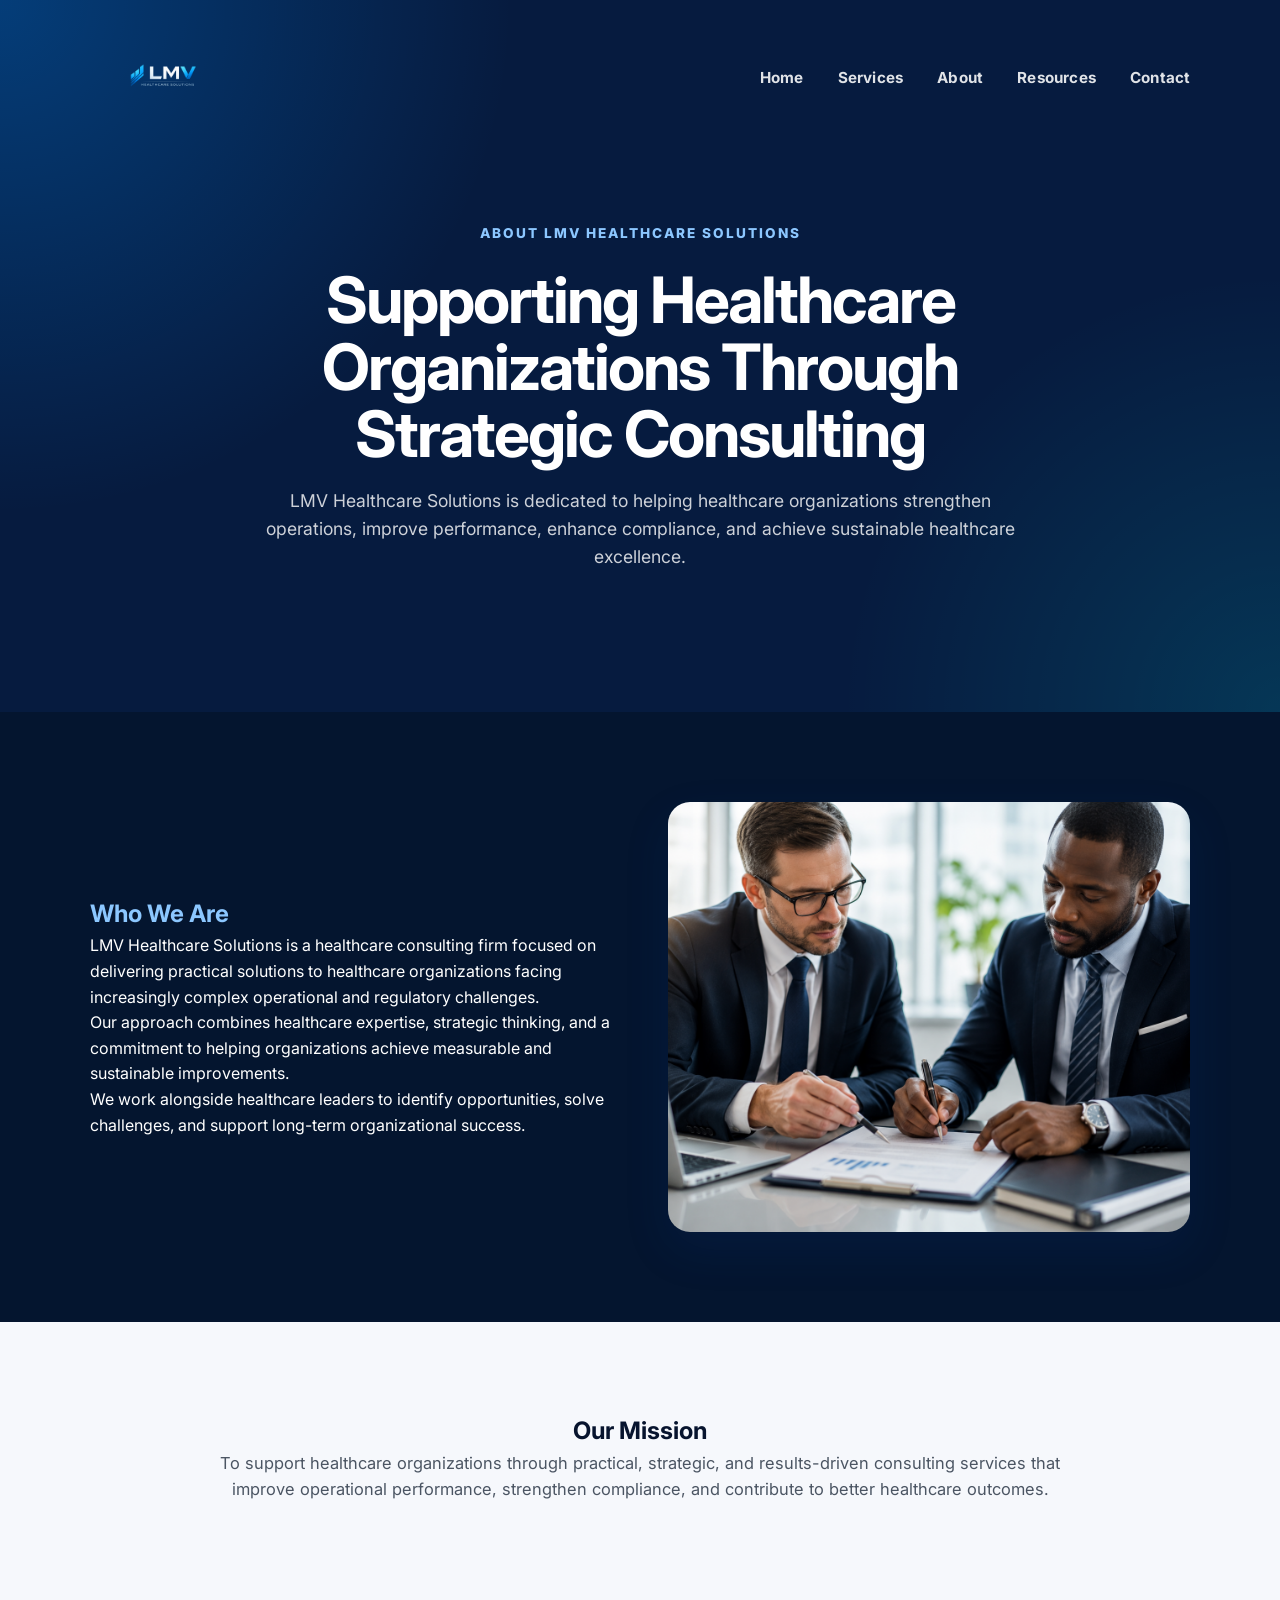
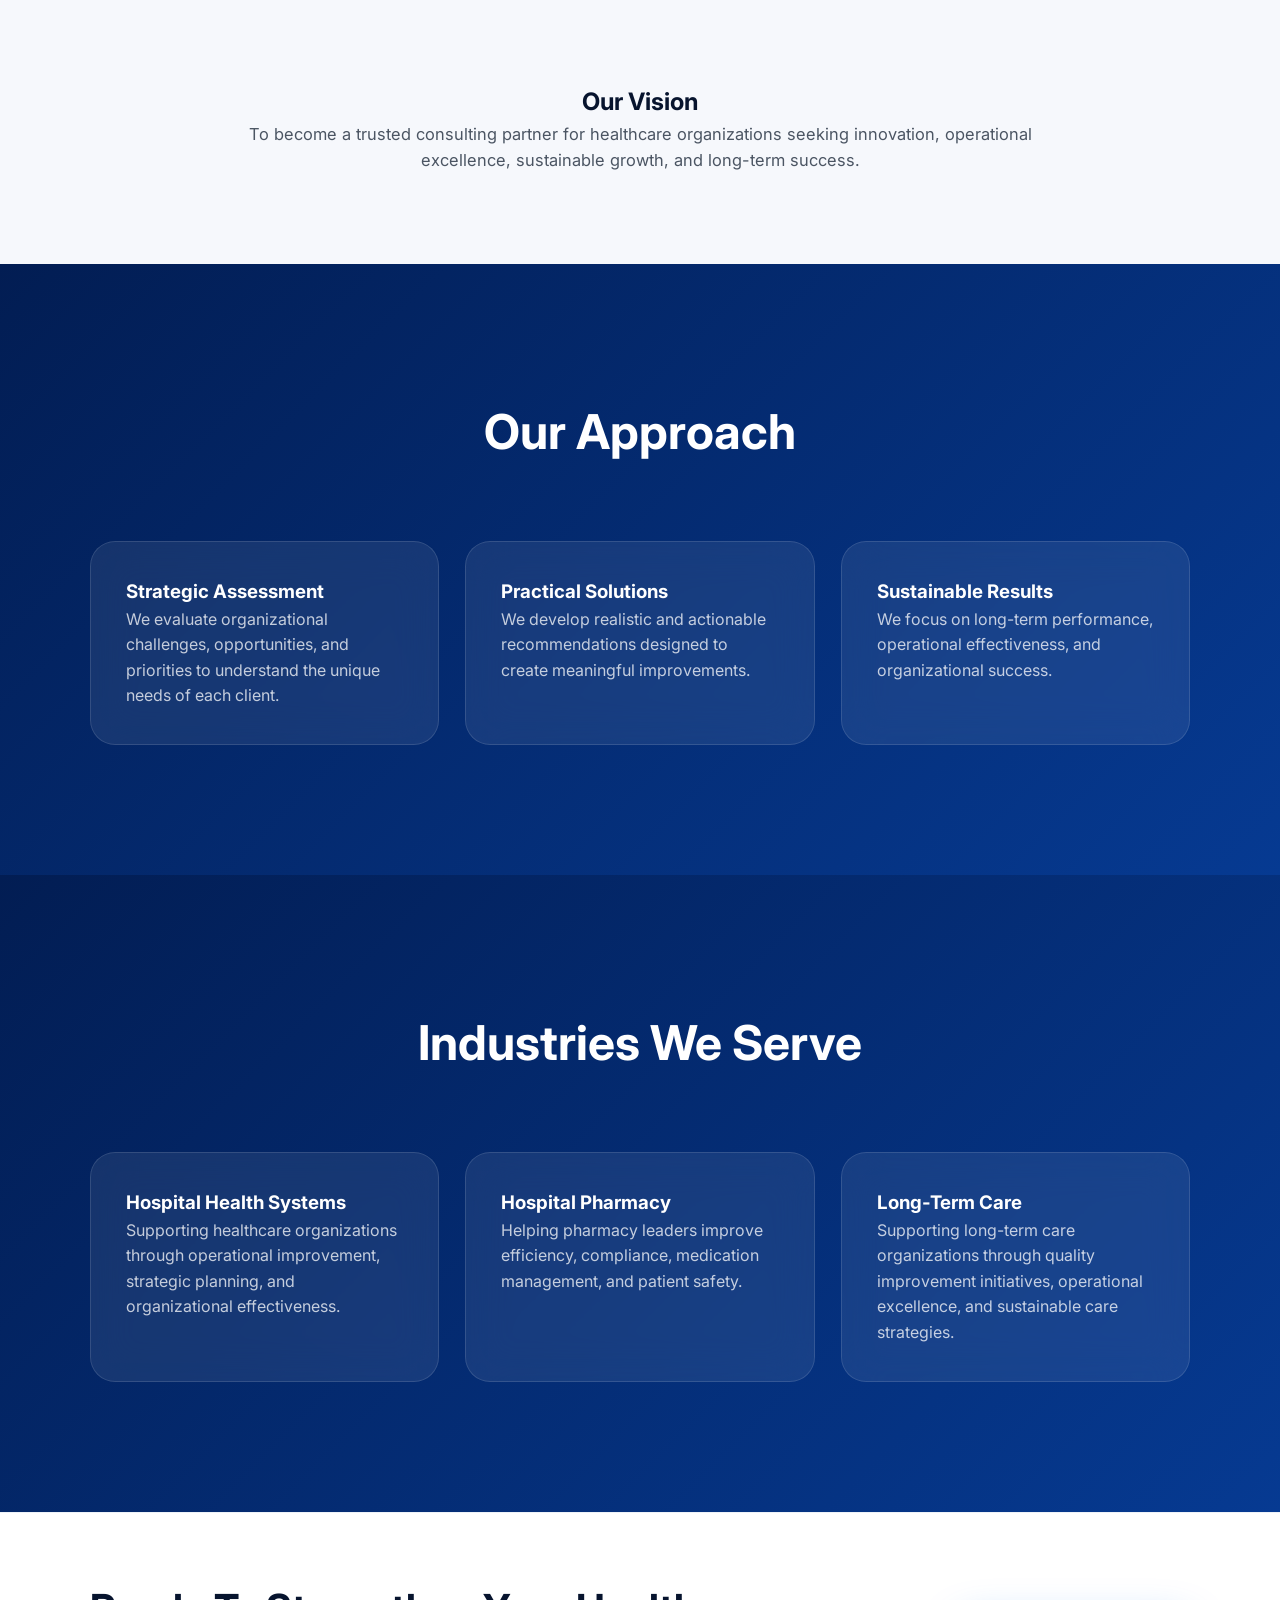
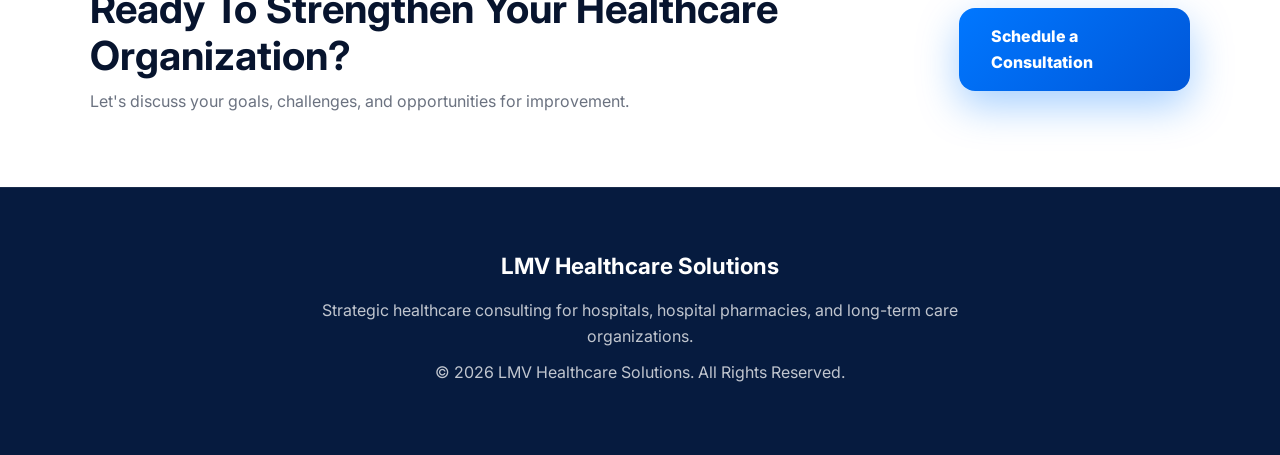
<file: about.html>
<!DOCTYPE html>
<html lang="en">
<head>
    <meta charset="UTF-8">
    <meta name="viewport" content="width=device-width, initial-scale=1.0">
    <title>About Us | LMV Healthcare Solutions</title>
<link rel="stylesheet" href="css/style.css">
<link rel="preconnect" href="https://fonts.googleapis.com">
<link rel="preconnect" href="https://fonts.gstatic.com" crossorigin>
<link href="https://fonts.googleapis.com/css2?family=Inter:wght@300;400;500;600;700;800;900&display=swap" rel="stylesheet">
</head>
<body>
<header>

<div class="logo">
    <img src="images/logo.png" alt="LMV">
</div>

<nav class="desktop-nav" id="mobileMenu">
    <ul>
        <li><a href="index.html">Home</a></li>
        <li><a href="services.html">Services</a></li>
        <li><a href="about.html">About</a></li>
        <li><a href="resources.html">Resources</a></li>
        <li><a href="contact.html">Contact</a></li>
    </ul>
</nav>

<div class="menu-toggle" onclick="toggleMenu()">☰</div>

</header>
<section class="about-hero">
<span class="section-tag">
    ABOUT LMV HEALTHCARE SOLUTIONS
</span>
<h1>
    Supporting Healthcare Organizations Through Strategic Consulting
</h1>
<p>
    LMV Healthcare Solutions is dedicated to helping healthcare organizations
    strengthen operations, improve performance, enhance compliance,
    and achieve sustainable healthcare excellence.
</p>
</section>
<section class="about-section">
<div class="about-content">
    <div class="about-text">
        <h2>
            Who We Are
        </h2>
        <p>
            LMV Healthcare Solutions is a healthcare consulting firm
            focused on delivering practical solutions to healthcare organizations
            facing increasingly complex operational and regulatory challenges.
        </p>
        <p>
            Our approach combines healthcare expertise,
            strategic thinking, and a commitment to helping organizations
            achieve measurable and sustainable improvements.
        </p>
        <p>
            We work alongside healthcare leaders to identify opportunities,
            solve challenges, and support long-term organizational success.
        </p>
    </div>
    <div class="about-image">
        <img src="images/consulting-meeting.PNG" alt="Healthcare Consulting">
    </div>
</div>
</section>
<section class="mission-section">
<h2>
    Our Mission
</h2>
<p>
    To support healthcare organizations through practical,
    strategic, and results-driven consulting services that improve
    operational performance, strengthen compliance,
    and contribute to better healthcare outcomes.
</p>
</section>
<section class="mission-section">
<h2>
    Our Vision
</h2>
<p>
    To become a trusted consulting partner for healthcare organizations
    seeking innovation, operational excellence,
    sustainable growth, and long-term success.
</p>
</section>
<section class="expertise-section">
<h2>
    Our Approach
</h2>
<div class="expertise-grid">
    <div class="expertise-card">
        <h3>
            Strategic Assessment
        </h3>
        <p>
            We evaluate organizational challenges,
            opportunities, and priorities to understand
            the unique needs of each client.
        </p>
    </div>
    <div class="expertise-card">
        <h3>
            Practical Solutions
        </h3>
        <p>
            We develop realistic and actionable recommendations
            designed to create meaningful improvements.
        </p>
    </div>
    <div class="expertise-card">
        <h3>
            Sustainable Results
        </h3>
        <p>
            We focus on long-term performance,
            operational effectiveness,
            and organizational success.
        </p>
    </div>
</div>
</section>
<section class="expertise-section">
<h2>
    Industries We Serve
</h2>
<div class="expertise-grid">
    <div class="expertise-card">
        <h3>
            Hospital Health Systems
        </h3>
        <p>
            Supporting healthcare organizations through
            operational improvement, strategic planning,
            and organizational effectiveness.
        </p>
    </div>
    <div class="expertise-card">
        <h3>
            Hospital Pharmacy
        </h3>
        <p>
            Helping pharmacy leaders improve efficiency,
            compliance, medication management,
            and patient safety.
        </p>
    </div>
    <div class="expertise-card">
        <h3>
            Long-Term Care
        </h3>
        <p>
            Supporting long-term care organizations through
            quality improvement initiatives,
            operational excellence,
            and sustainable care strategies.
        </p>
    </div>
</div>
</section>
<section class="cta">
<div>
    <h2>
        Ready To Strengthen Your Healthcare Organization?
    </h2>
    <p>
        Let's discuss your goals, challenges,
        and opportunities for improvement.
    </p>
</div>
<a href="consultation.html" class="btn-light">
    Schedule a Consultation
</a>
</section>
<footer>
<h3>LMV Healthcare Solutions</h3>
<p>
    Strategic healthcare consulting for hospitals,
    hospital pharmacies, and long-term care organizations.
</p>
<p>
    © 2026 LMV Healthcare Solutions. All Rights Reserved.
</p>
</footer>
<script src="js/script.js"></script>
</body>
</html>
</file>
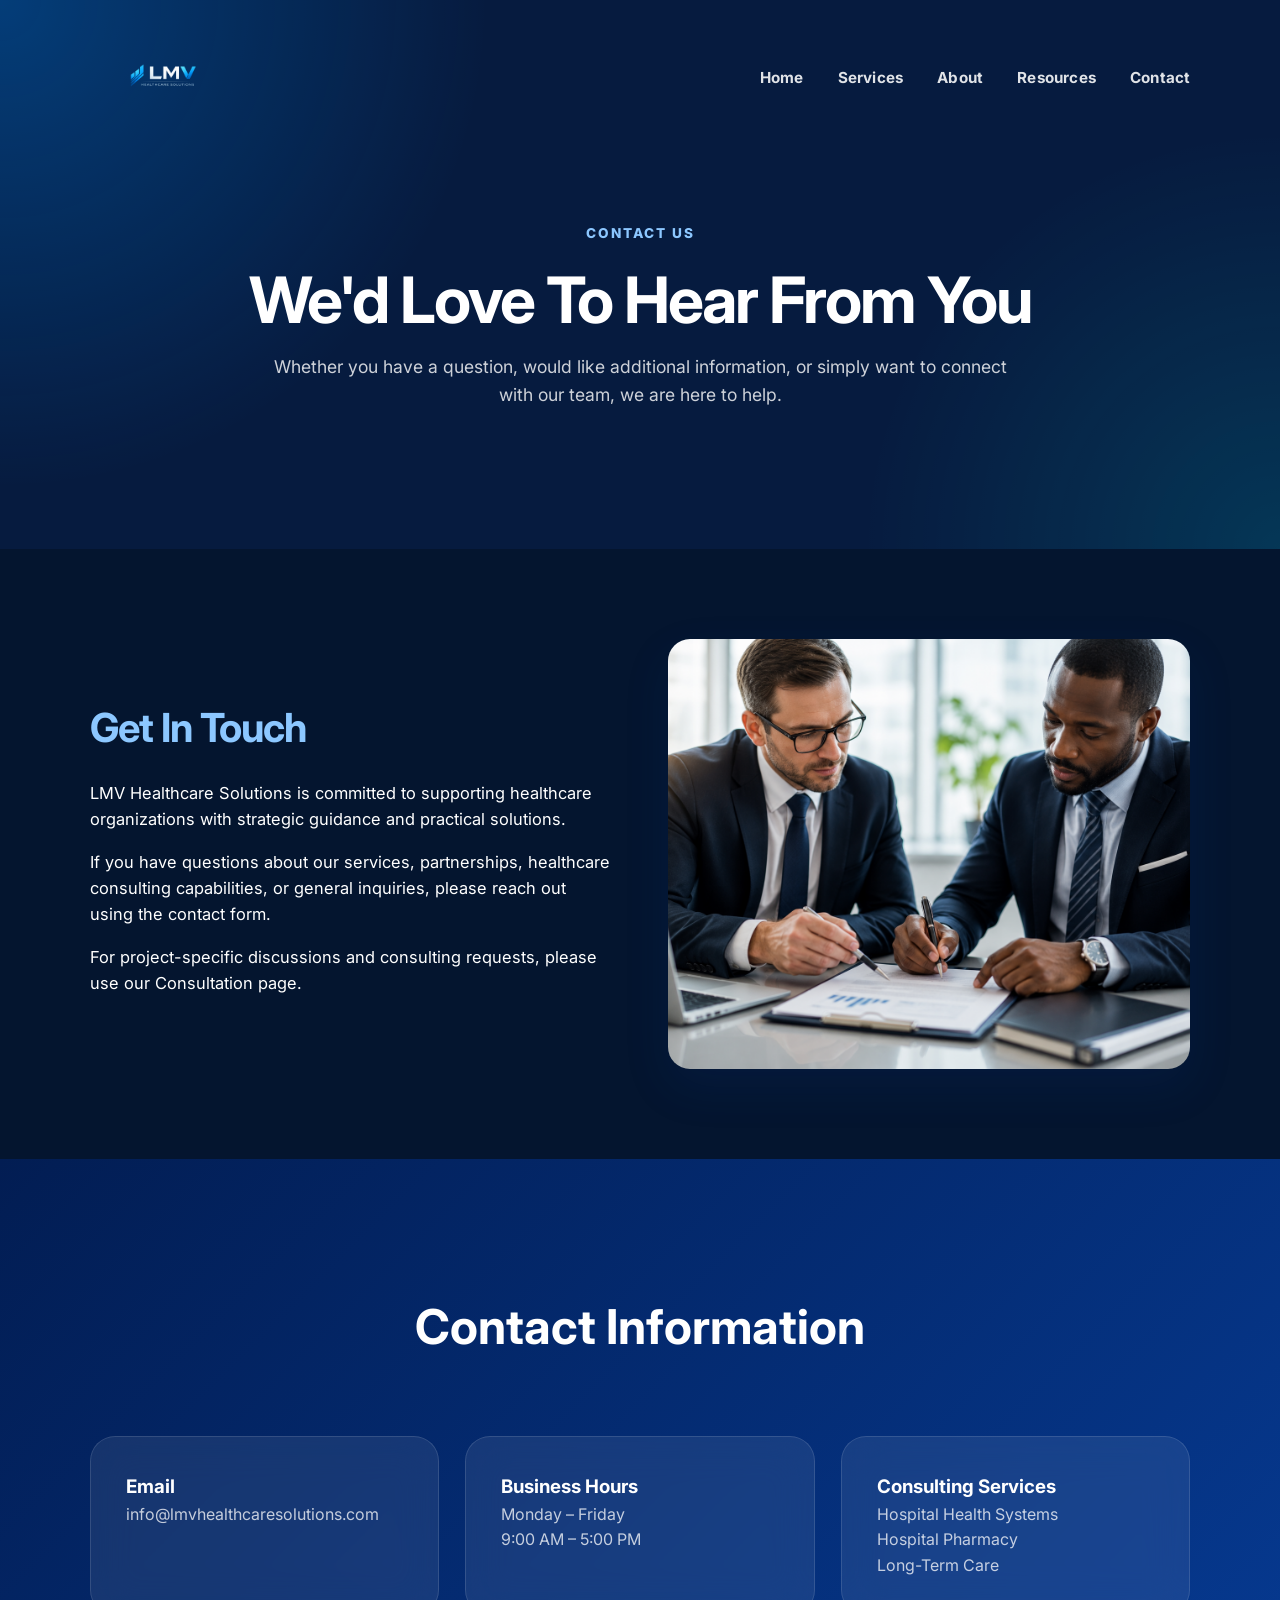
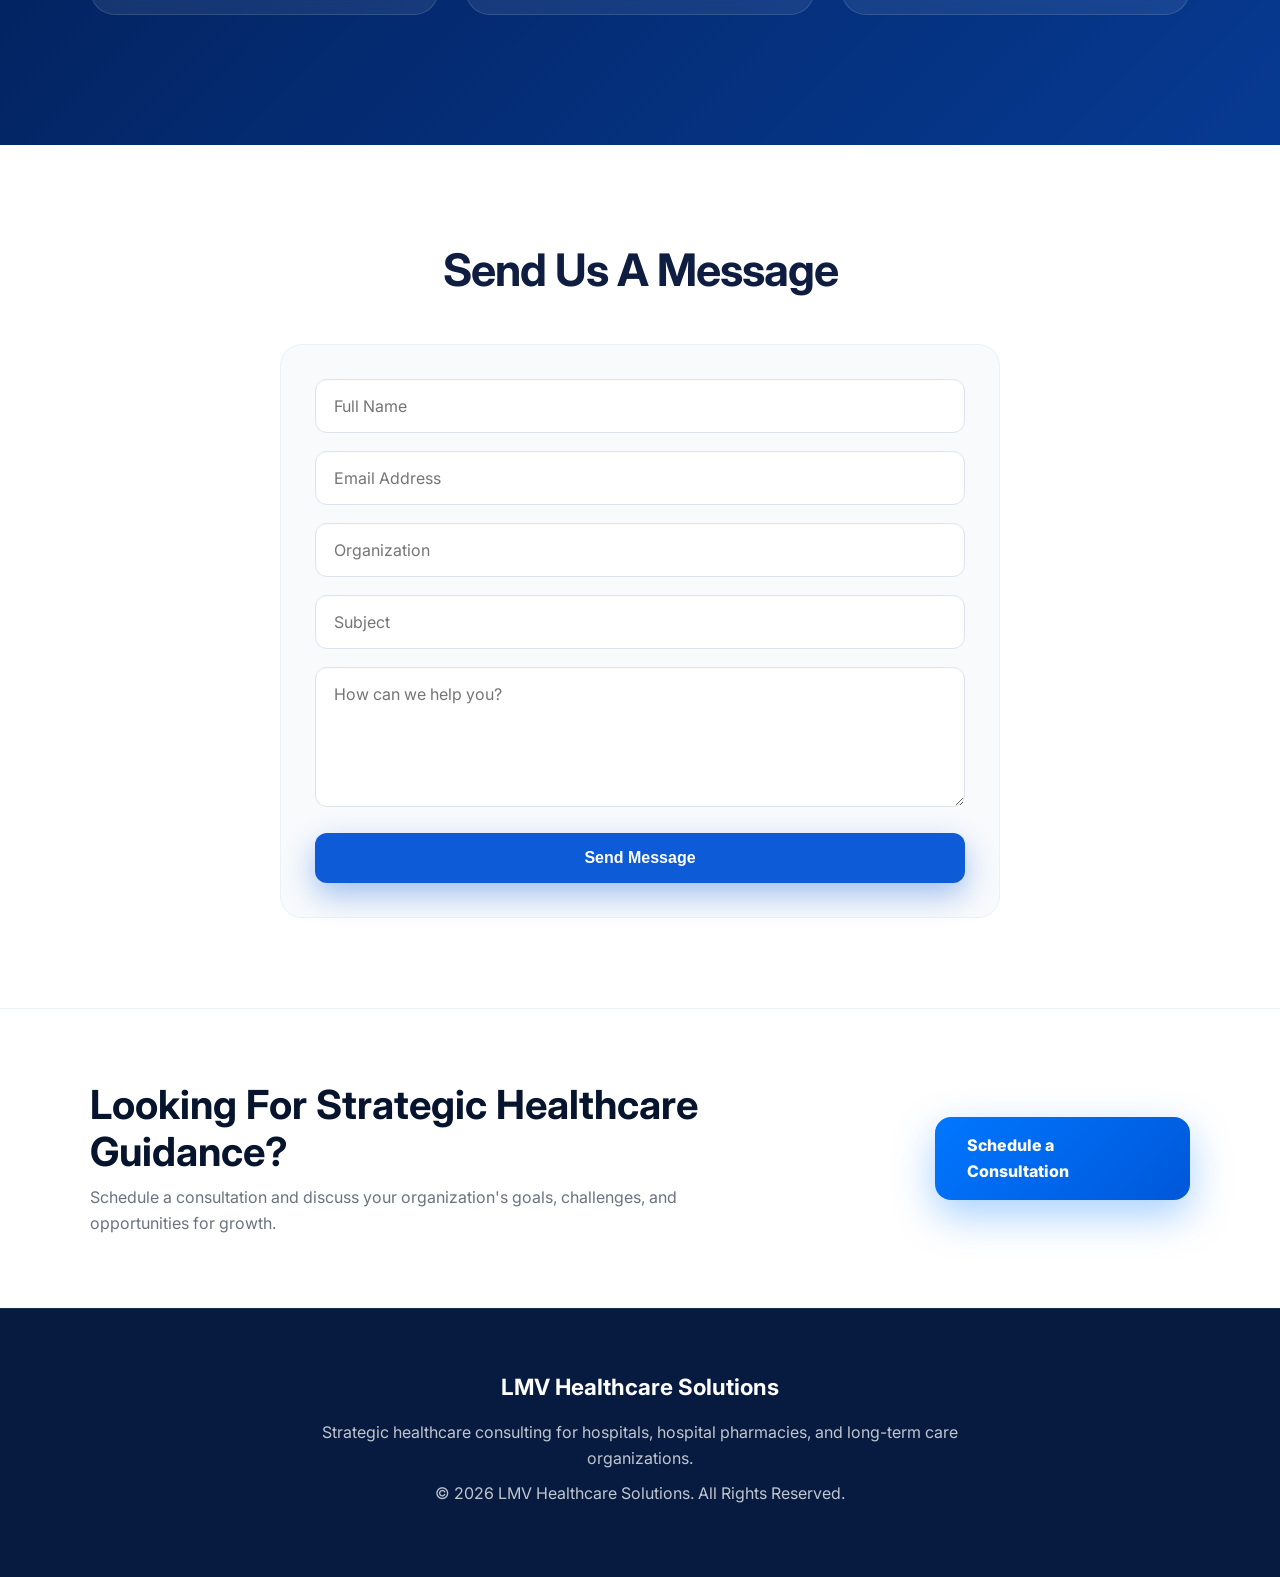
<file: contact.html>
<!DOCTYPE html>
<html lang="en">
<head>
    <meta charset="UTF-8">
    <meta name="viewport" content="width=device-width, initial-scale=1.0">
    <title>Contact Us | LMV Healthcare Solutions</title>
<link rel="stylesheet" href="css/style.css">
<link rel="preconnect" href="https://fonts.googleapis.com">
<link rel="preconnect" href="https://fonts.gstatic.com" crossorigin>
<link href="https://fonts.googleapis.com/css2?family=Inter:wght@300;400;500;600;700;800;900&display=swap" rel="stylesheet">
</head>
<body>
<header>

<div class="logo">
    <img src="images/logo.png" alt="LMV">
</div>

<nav class="desktop-nav" id="mobileMenu">
    <ul>
        <li><a href="index.html">Home</a></li>
        <li><a href="services.html">Services</a></li>
        <li><a href="about.html">About</a></li>
        <li><a href="resources.html">Resources</a></li>
        <li><a href="contact.html">Contact</a></li>
    </ul>
</nav>

<div class="menu-toggle" onclick="toggleMenu()">☰</div>

</header>
<section class="about-hero">
<span class="section-tag">
    CONTACT US
</span>
<h1>
    We'd Love To Hear From You
</h1>
<p>
    Whether you have a question, would like additional information,
    or simply want to connect with our team,
    we are here to help.
</p>
</section>
<section class="about-section">
<div class="about-content">
    <div class="contact-text">
        <h2>
            Get In Touch
        </h2>
        <p>
            LMV Healthcare Solutions is committed to supporting healthcare
            organizations with strategic guidance and practical solutions.
        </p>
        <p>
            If you have questions about our services, partnerships,
            healthcare consulting capabilities, or general inquiries,
            please reach out using the contact form.
        </p>
        <p>
            For project-specific discussions and consulting requests,
            please use our Consultation page.
        </p>
    </div>
    <div class="about-image">
        <img src="images/consulting-meeting.PNG" alt="Contact LMV Healthcare Solutions">
    </div>
</div>
</section>
<section class="expertise-section">
<h2>
    Contact Information
</h2>
<div class="expertise-grid">
    <div class="expertise-card">
        <h3>Email</h3>
        <p>
            info@lmvhealthcaresolutions.com
        </p>
    </div>
    <div class="expertise-card">
        <h3>Business Hours</h3>
        <p>
            Monday – Friday<br>
            9:00 AM – 5:00 PM
        </p>
    </div>
    <div class="expertise-card">
        <h3>Consulting Services</h3>
        <p>
            Hospital Health Systems<br>
            Hospital Pharmacy<br>
            Long-Term Care
        </p>
    </div>
</div>
</section>
<section class="contact">
<h2>
    Send Us A Message
</h2>
<form>
    <input
        type="text"
        placeholder="Full Name"
        required
    >
    <input
        type="email"
        placeholder="Email Address"
        required
    >
    <input
        type="text"
        placeholder="Organization"
    >
    <input
        type="text"
        placeholder="Subject"
    >
    <textarea
        placeholder="How can we help you?"
        required
    ></textarea>
    <button type="submit">
        Send Message
    </button>
</form>
</section>
<section class="cta">
<div>
    <h2>
        Looking For Strategic Healthcare Guidance?
    </h2>
    <p>
        Schedule a consultation and discuss your organization's
        goals, challenges, and opportunities for growth.
    </p>
</div>
<a href="consultation.html" class="btn-light">
    Schedule a Consultation
</a>
</section>
<footer>
<h3>LMV Healthcare Solutions</h3>
<p>
    Strategic healthcare consulting for hospitals,
    hospital pharmacies, and long-term care organizations.
</p>
<p>
    © 2026 LMV Healthcare Solutions. All Rights Reserved.
</p>
</footer>
<script src="js/script.js"></script>
</body>
</html>
</file>
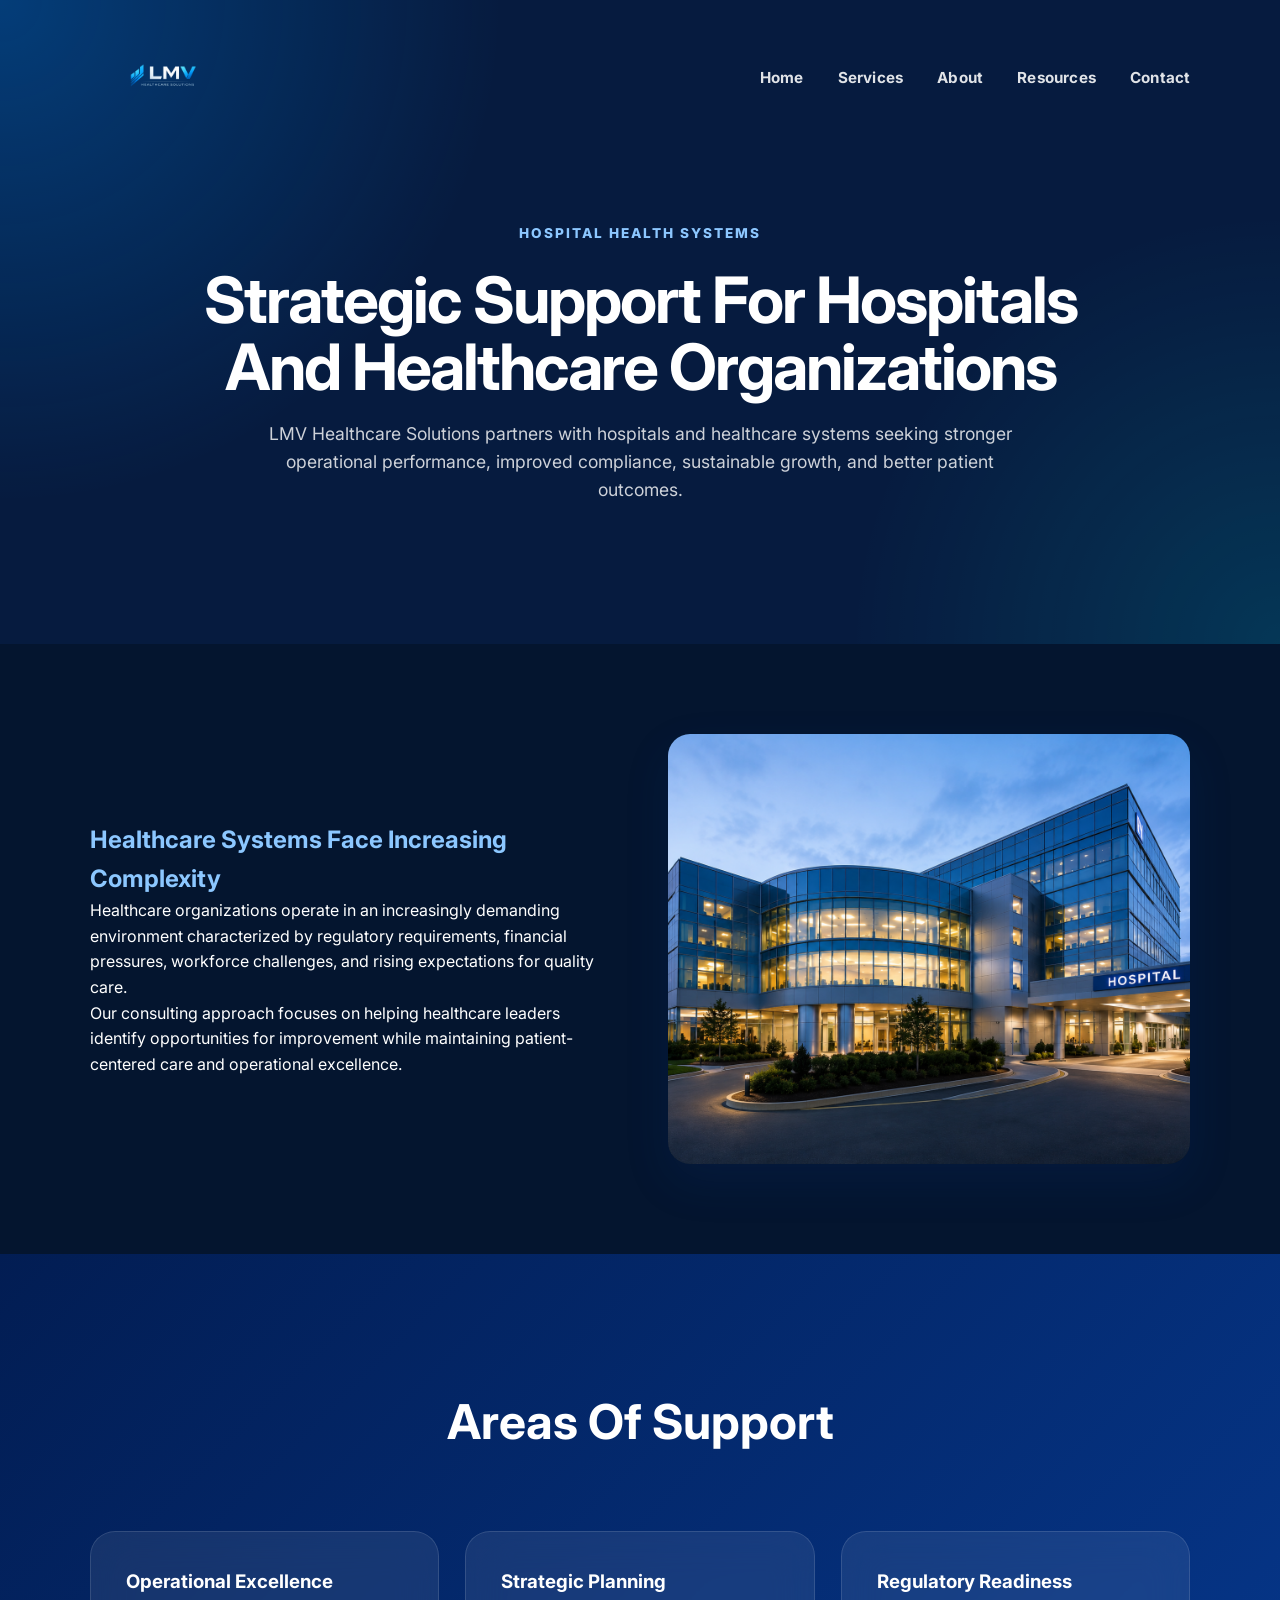
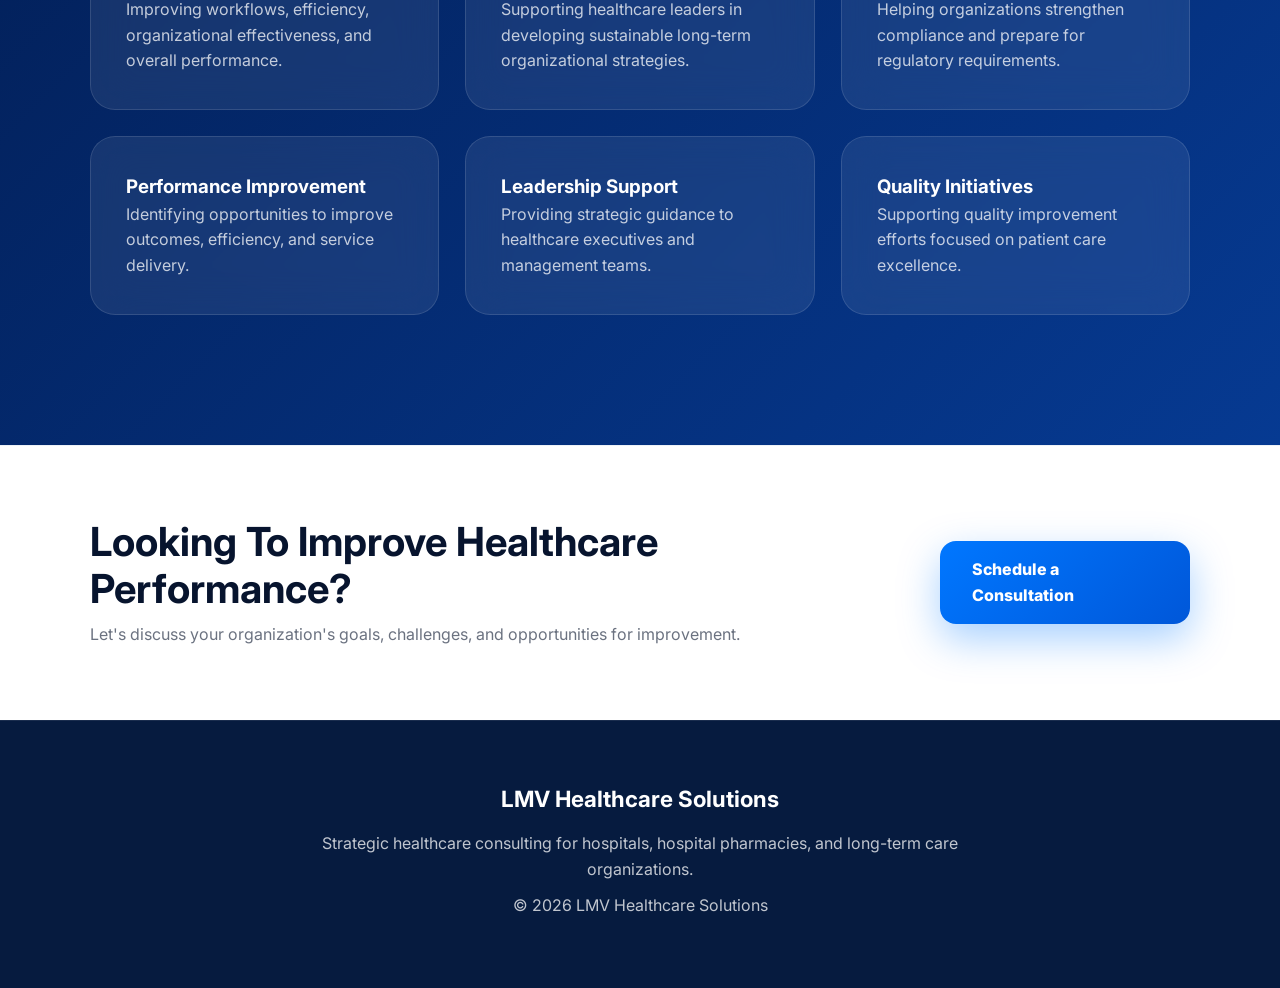
<file: hospital-health-systems.html>
<!DOCTYPE html>
<html lang="en">
<head>
    <meta charset="UTF-8">
    <meta name="viewport" content="width=device-width, initial-scale=1.0">
    <title>Hospital Health Systems | LMV Healthcare Solutions</title>
<link rel="stylesheet" href="css/style.css">
<link rel="preconnect" href="https://fonts.googleapis.com">
<link rel="preconnect" href="https://fonts.gstatic.com" crossorigin>
<link href="https://fonts.googleapis.com/css2?family=Inter:wght@300;400;500;600;700;800;900&display=swap" rel="stylesheet">
</head>
<body>
<header>

<div class="logo">
    <img src="images/logo.png" alt="LMV">
</div>

<nav class="desktop-nav" id="mobileMenu">
    <ul>
        <li><a href="index.html">Home</a></li>
        <li><a href="services.html">Services</a></li>
        <li><a href="about.html">About</a></li>
        <li><a href="resources.html">Resources</a></li>
        <li><a href="contact.html">Contact</a></li>
    </ul>
</nav>

<div class="menu-toggle" onclick="toggleMenu()">☰</div>

</header>
<section class="about-hero">
<span class="section-tag">
    HOSPITAL HEALTH SYSTEMS
</span>
<h1>
    Strategic Support For Hospitals And Healthcare Organizations
</h1>
<p>
    LMV Healthcare Solutions partners with hospitals and healthcare systems
    seeking stronger operational performance, improved compliance,
    sustainable growth, and better patient outcomes.
</p>
</section>
<section class="about-section">
<div class="about-content">
    <div class="about-text">
        <h2>
            Healthcare Systems Face Increasing Complexity
        </h2>
        <p>
            Healthcare organizations operate in an increasingly demanding
            environment characterized by regulatory requirements,
            financial pressures, workforce challenges,
            and rising expectations for quality care.
        </p>
        <p>
            Our consulting approach focuses on helping healthcare leaders
            identify opportunities for improvement while maintaining
            patient-centered care and operational excellence.
        </p>
    </div>
    <div class="about-image">
        <img src="images/hospital-health-systems.PNG" alt="Hospital Health Systems">
    </div>
</div>
</section>
<section class="expertise-section">
<h2>
    Areas Of Support
</h2>
<div class="expertise-grid">
    <div class="expertise-card">
        <h3>Operational Excellence</h3>
        <p>
            Improving workflows, efficiency,
            organizational effectiveness,
            and overall performance.
        </p>
    </div>
    <div class="expertise-card">
        <h3>Strategic Planning</h3>
        <p>
            Supporting healthcare leaders in developing
            sustainable long-term organizational strategies.
        </p>
    </div>
    <div class="expertise-card">
        <h3>Regulatory Readiness</h3>
        <p>
            Helping organizations strengthen compliance
            and prepare for regulatory requirements.
        </p>
    </div>
    <div class="expertise-card">
        <h3>Performance Improvement</h3>
        <p>
            Identifying opportunities to improve outcomes,
            efficiency, and service delivery.
        </p>
    </div>
    <div class="expertise-card">
        <h3>Leadership Support</h3>
        <p>
            Providing strategic guidance to healthcare
            executives and management teams.
        </p>
    </div>
    <div class="expertise-card">
        <h3>Quality Initiatives</h3>
        <p>
            Supporting quality improvement efforts
            focused on patient care excellence.
        </p>
    </div>
</div>
</section>
<section class="cta">
<div>
    <h2>
        Looking To Improve Healthcare Performance?
    </h2>
    <p>
        Let's discuss your organization's goals,
        challenges, and opportunities for improvement.
    </p>
</div>
<a href="consultation.html" class="btn-light">
    Schedule a Consultation
</a>
</section>
<footer>
<h3>LMV Healthcare Solutions</h3>
<p>
    Strategic healthcare consulting for hospitals,
    hospital pharmacies, and long-term care organizations.
</p>
<p>
    © 2026 LMV Healthcare Solutions
</p>
</footer>
<script src="js/script.js"></script>
</body>
</html>
</file>
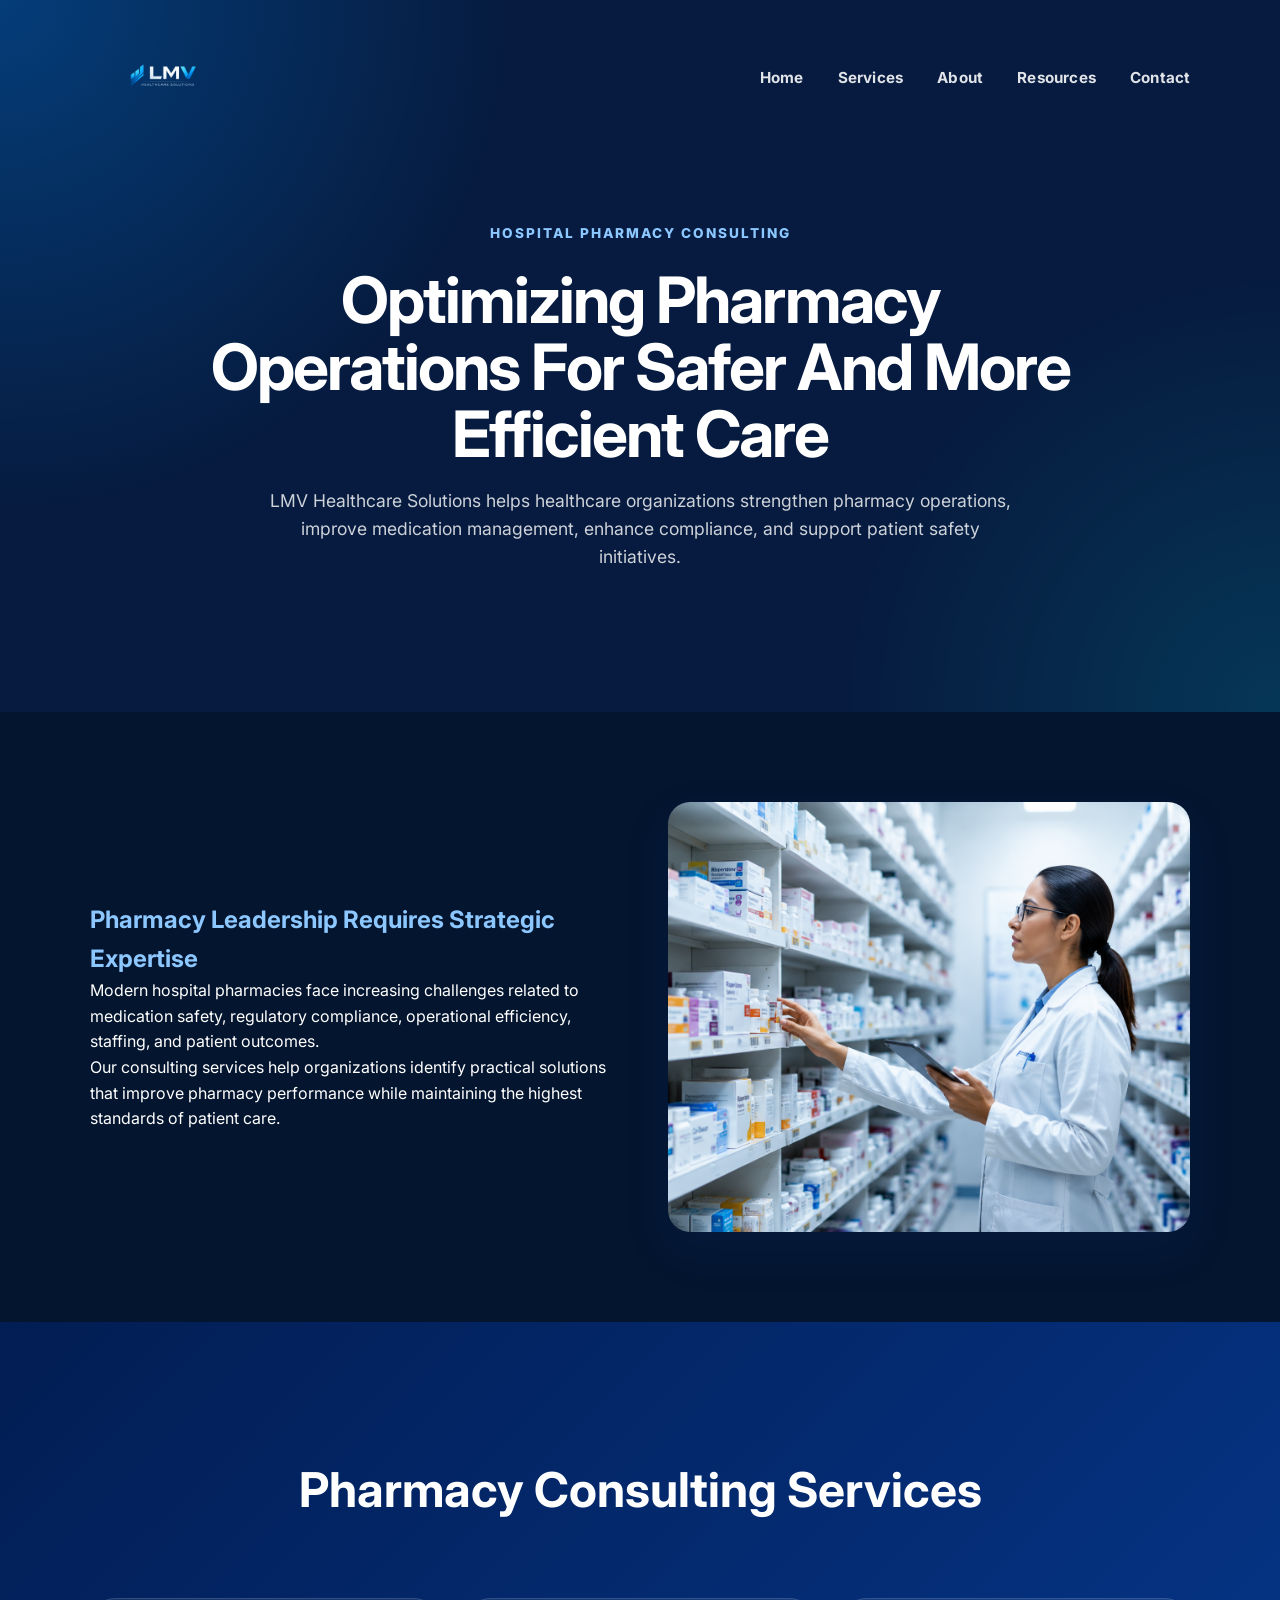
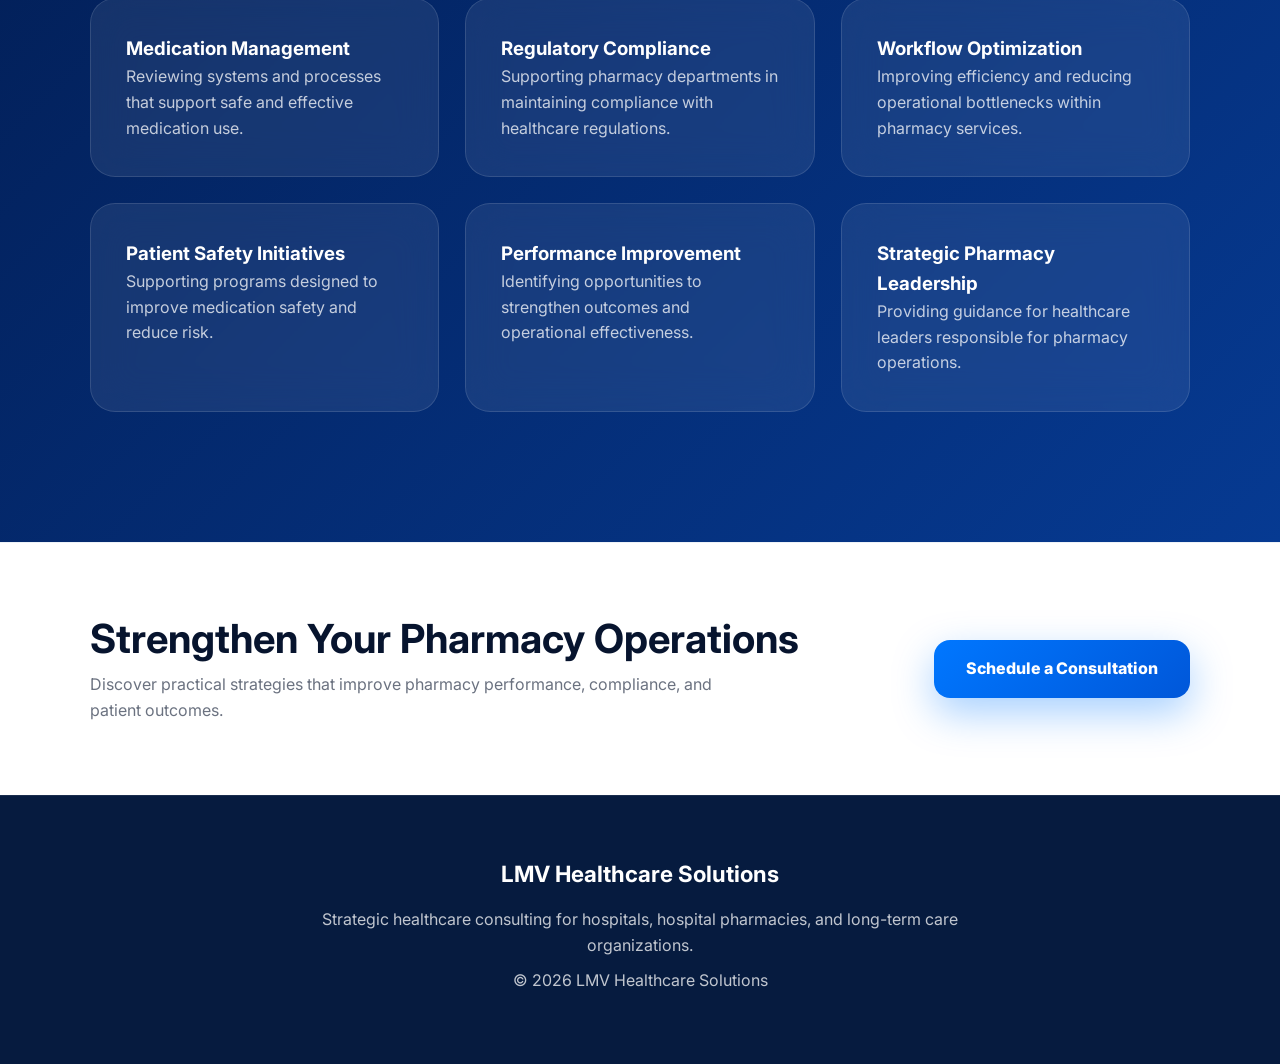
<file: hospital-pharmacy.html>
<!DOCTYPE html>
<html lang="en">
<head>
    <meta charset="UTF-8">
    <meta name="viewport" content="width=device-width, initial-scale=1.0">
    <title>Hospital Pharmacy | LMV Healthcare Solutions</title>
<link rel="stylesheet" href="css/style.css">
<link rel="preconnect" href="https://fonts.googleapis.com">
<link rel="preconnect" href="https://fonts.gstatic.com" crossorigin>
<link href="https://fonts.googleapis.com/css2?family=Inter:wght@300;400;500;600;700;800;900&display=swap" rel="stylesheet">
</head>
<body>
<header>

<div class="logo">
    <img src="images/logo.png" alt="LMV">
</div>

<nav class="desktop-nav" id="mobileMenu">
    <ul>
        <li><a href="index.html">Home</a></li>
        <li><a href="services.html">Services</a></li>
        <li><a href="about.html">About</a></li>
        <li><a href="resources.html">Resources</a></li>
        <li><a href="contact.html">Contact</a></li>
    </ul>
</nav>

<div class="menu-toggle" onclick="toggleMenu()">☰</div>

</header>
<section class="about-hero">
<span class="section-tag">
    HOSPITAL PHARMACY CONSULTING
</span>
<h1>
    Optimizing Pharmacy Operations For Safer And More Efficient Care
</h1>
<p>
    LMV Healthcare Solutions helps healthcare organizations strengthen
    pharmacy operations, improve medication management,
    enhance compliance, and support patient safety initiatives.
</p>
</section>
<section class="about-section">
<div class="about-content">
    <div class="about-text">
        <h2>
            Pharmacy Leadership Requires Strategic Expertise
        </h2>
        <p>
            Modern hospital pharmacies face increasing challenges related
            to medication safety, regulatory compliance,
            operational efficiency, staffing, and patient outcomes.
        </p>
        <p>
            Our consulting services help organizations identify practical
            solutions that improve pharmacy performance while maintaining
            the highest standards of patient care.
        </p>
    </div>
    <div class="about-image">
        <img src="images/hospital-pharmacy.PNG" alt="Hospital Pharmacy">
    </div>
</div>
</section>
<section class="expertise-section">
<h2>
    Pharmacy Consulting Services
</h2>
<div class="expertise-grid">
    <div class="expertise-card">
        <h3>Medication Management</h3>
        <p>
            Reviewing systems and processes that support
            safe and effective medication use.
        </p>
    </div>
    <div class="expertise-card">
        <h3>Regulatory Compliance</h3>
        <p>
            Supporting pharmacy departments in maintaining
            compliance with healthcare regulations.
        </p>
    </div>
    <div class="expertise-card">
        <h3>Workflow Optimization</h3>
        <p>
            Improving efficiency and reducing operational bottlenecks
            within pharmacy services.
        </p>
    </div>
    <div class="expertise-card">
        <h3>Patient Safety Initiatives</h3>
        <p>
            Supporting programs designed to improve medication safety
            and reduce risk.
        </p>
    </div>
    <div class="expertise-card">
        <h3>Performance Improvement</h3>
        <p>
            Identifying opportunities to strengthen outcomes
            and operational effectiveness.
        </p>
    </div>
    <div class="expertise-card">
        <h3>Strategic Pharmacy Leadership</h3>
        <p>
            Providing guidance for healthcare leaders
            responsible for pharmacy operations.
        </p>
    </div>
</div>
</section>
<section class="cta">
<div>
    <h2>
        Strengthen Your Pharmacy Operations
    </h2>
    <p>
        Discover practical strategies that improve pharmacy performance,
        compliance, and patient outcomes.
    </p>
</div>
<a href="consultation.html" class="btn-light">
    Schedule a Consultation
</a>
</section>
<footer>
<h3>LMV Healthcare Solutions</h3>
<p>
    Strategic healthcare consulting for hospitals,
    hospital pharmacies, and long-term care organizations.
</p>
<p>
    © 2026 LMV Healthcare Solutions
</p>
</footer>
<script src="js/script.js"></script>
</body>
</html>
</file>
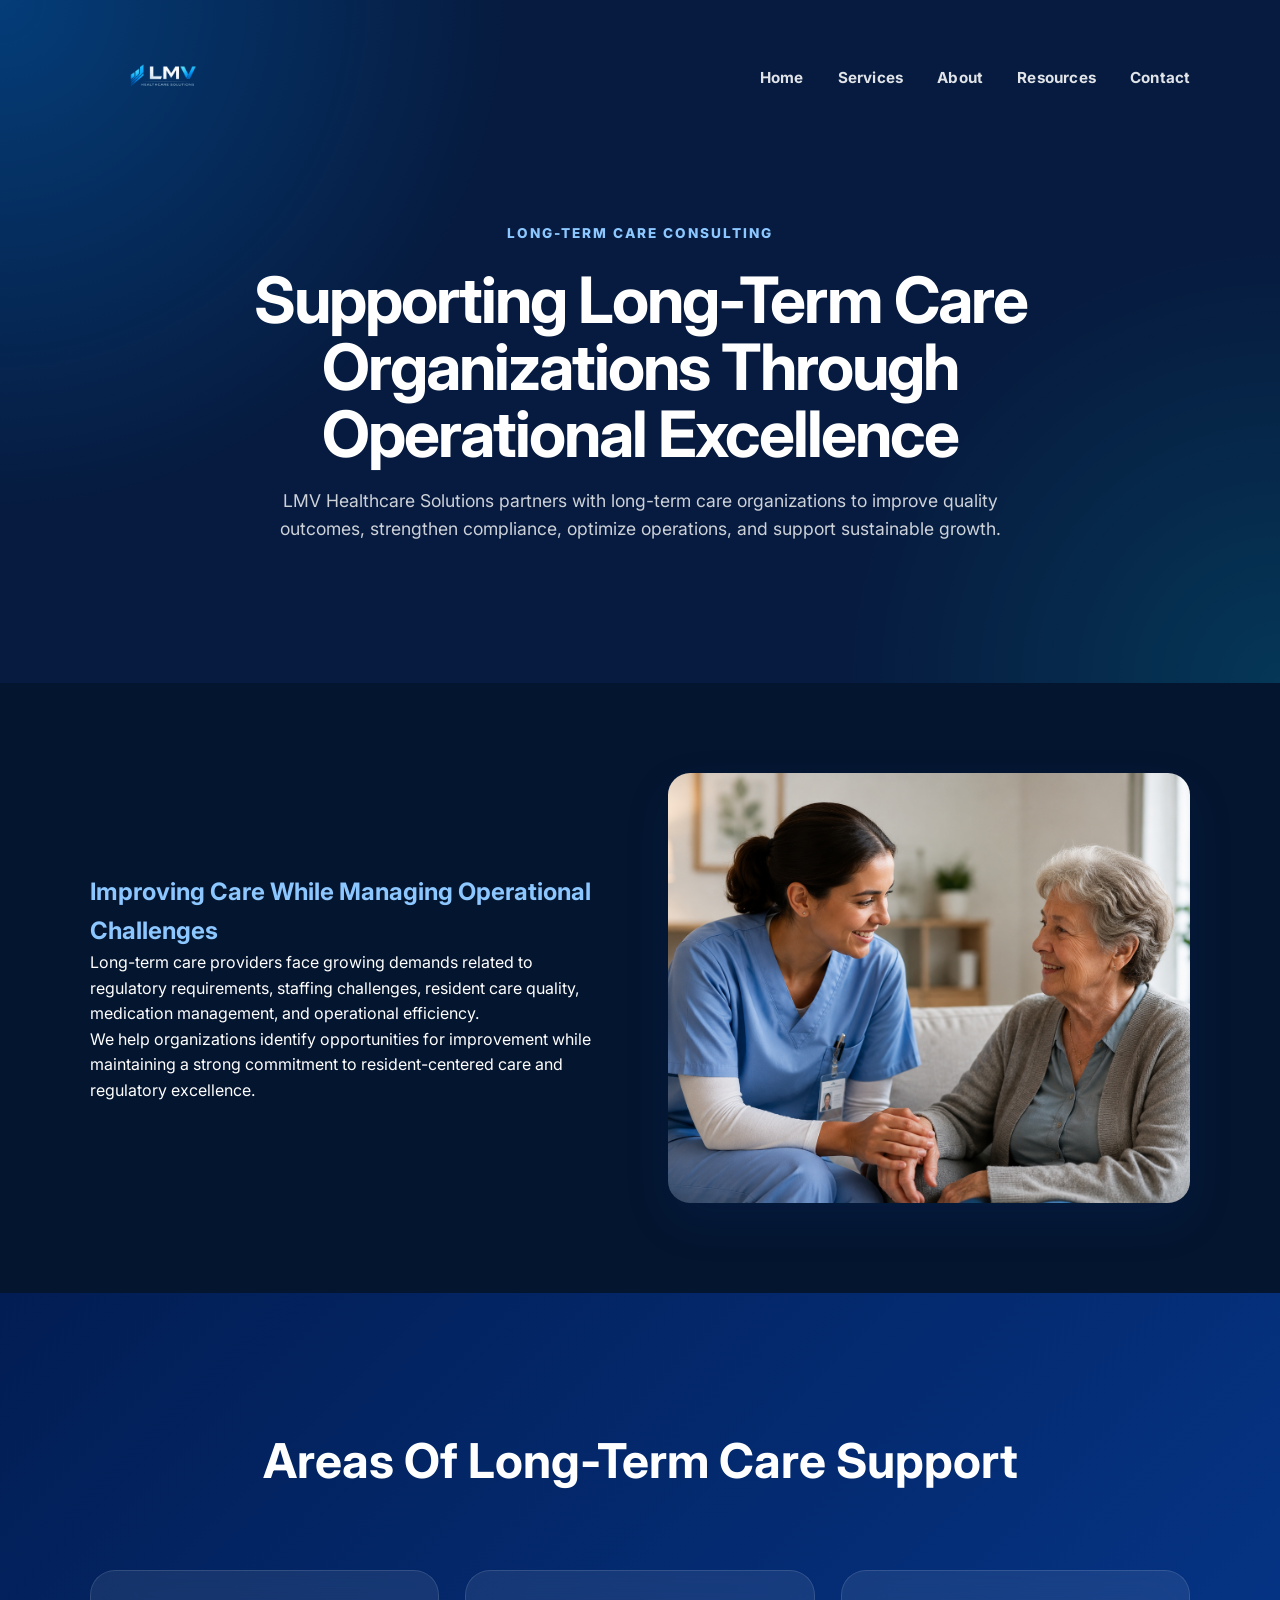
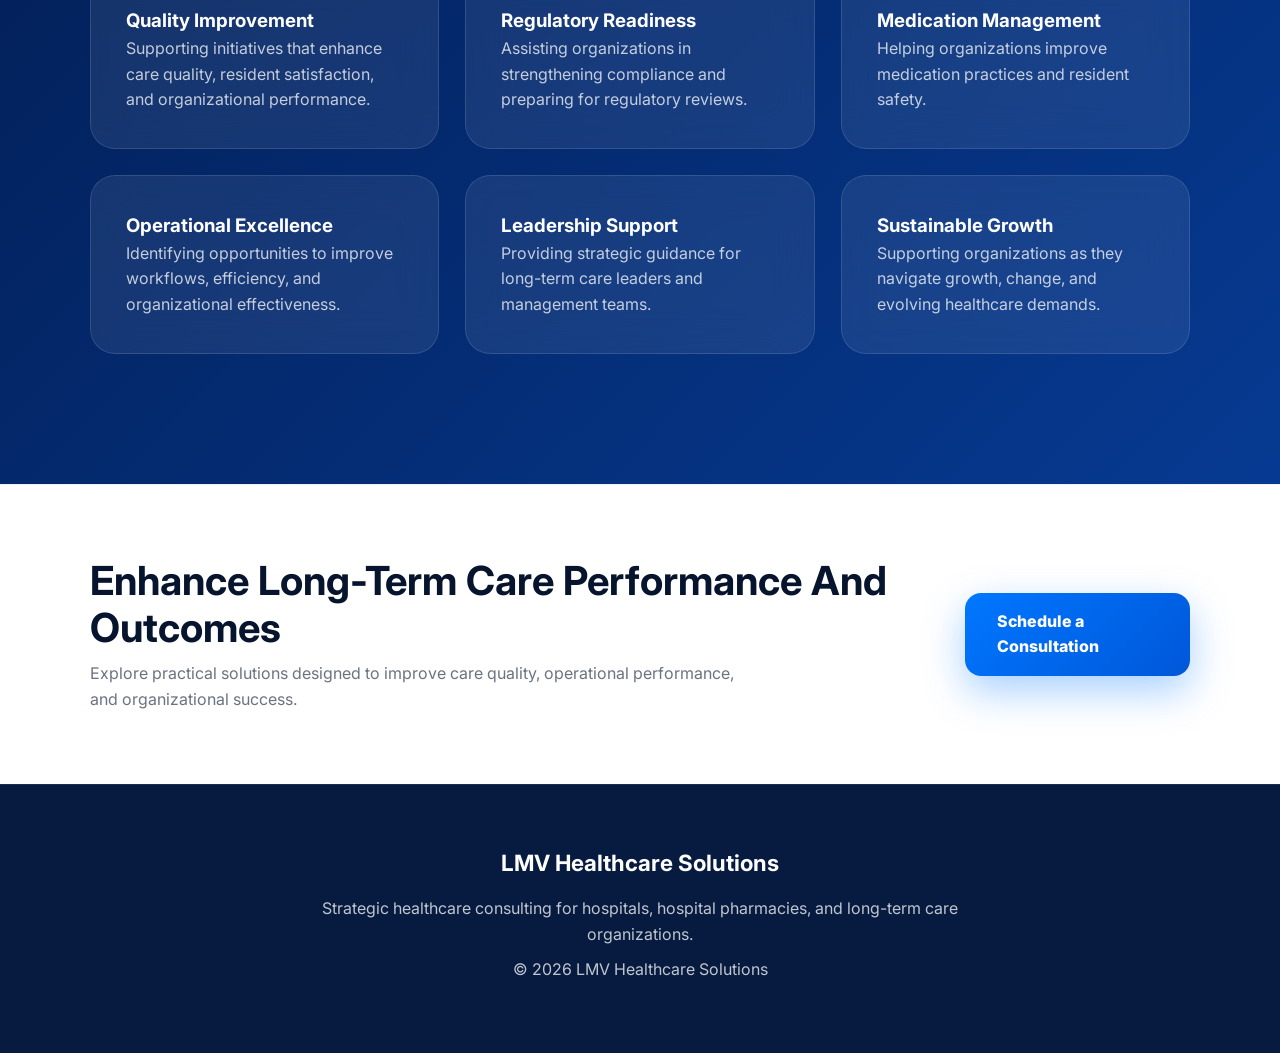
<file: long-term-care.html>
<!DOCTYPE html>
<html lang="en">
<head>
    <meta charset="UTF-8">
    <meta name="viewport" content="width=device-width, initial-scale=1.0">
    <title>Long-Term Care | LMV Healthcare Solutions</title>
<link rel="stylesheet" href="css/style.css">
<link rel="preconnect" href="https://fonts.googleapis.com">
<link rel="preconnect" href="https://fonts.gstatic.com" crossorigin>
<link href="https://fonts.googleapis.com/css2?family=Inter:wght@300;400;500;600;700;800;900&display=swap" rel="stylesheet">
</head>
<body>
<header>

<div class="logo">
    <img src="images/logo.png" alt="LMV">
</div>

<nav class="desktop-nav" id="mobileMenu">
    <ul>
        <li><a href="index.html">Home</a></li>
        <li><a href="services.html">Services</a></li>
        <li><a href="about.html">About</a></li>
        <li><a href="resources.html">Resources</a></li>
        <li><a href="contact.html">Contact</a></li>
    </ul>
</nav>

<div class="menu-toggle" onclick="toggleMenu()">☰</div>

</header>
<section class="about-hero">
<span class="section-tag">
    LONG-TERM CARE CONSULTING
</span>
<h1>
    Supporting Long-Term Care Organizations Through Operational Excellence
</h1>
<p>
    LMV Healthcare Solutions partners with long-term care organizations
    to improve quality outcomes, strengthen compliance,
    optimize operations, and support sustainable growth.
</p>
</section>
<section class="about-section">
<div class="about-content">
    <div class="about-text">
        <h2>
            Improving Care While Managing Operational Challenges
        </h2>
        <p>
            Long-term care providers face growing demands related to
            regulatory requirements, staffing challenges,
            resident care quality, medication management,
            and operational efficiency.
        </p>
        <p>
            We help organizations identify opportunities
            for improvement while maintaining a strong commitment
            to resident-centered care and regulatory excellence.
        </p>
    </div>
    <div class="about-image">
        <img src="images/long-term-care.PNG" alt="Long-Term Care">
    </div>
</div>
</section>
<section class="expertise-section">
<h2>
    Areas Of Long-Term Care Support
</h2>
<div class="expertise-grid">
    <div class="expertise-card">
        <h3>Quality Improvement</h3>
        <p>
            Supporting initiatives that enhance care quality,
            resident satisfaction, and organizational performance.
        </p>
    </div>
    <div class="expertise-card">
        <h3>Regulatory Readiness</h3>
        <p>
            Assisting organizations in strengthening compliance
            and preparing for regulatory reviews.
        </p>
    </div>
    <div class="expertise-card">
        <h3>Medication Management</h3>
        <p>
            Helping organizations improve medication practices
            and resident safety.
        </p>
    </div>
    <div class="expertise-card">
        <h3>Operational Excellence</h3>
        <p>
            Identifying opportunities to improve workflows,
            efficiency, and organizational effectiveness.
        </p>
    </div>
    <div class="expertise-card">
        <h3>Leadership Support</h3>
        <p>
            Providing strategic guidance for long-term care leaders
            and management teams.
        </p>
    </div>
    <div class="expertise-card">
        <h3>Sustainable Growth</h3>
        <p>
            Supporting organizations as they navigate growth,
            change, and evolving healthcare demands.
        </p>
    </div>
</div>
</section>
<section class="cta">
<div>
    <h2>
        Enhance Long-Term Care Performance And Outcomes
    </h2>
    <p>
        Explore practical solutions designed to improve care quality,
        operational performance, and organizational success.
    </p>
</div>
<a href="consultation.html" class="btn-light">
    Schedule a Consultation
</a>
</section>
<footer>
<h3>LMV Healthcare Solutions</h3>
<p>
    Strategic healthcare consulting for hospitals,
    hospital pharmacies, and long-term care organizations.
</p>
<p>
    © 2026 LMV Healthcare Solutions
</p>
</footer>
<script src="js/script.js"></script>
</body>
</html>
</file>
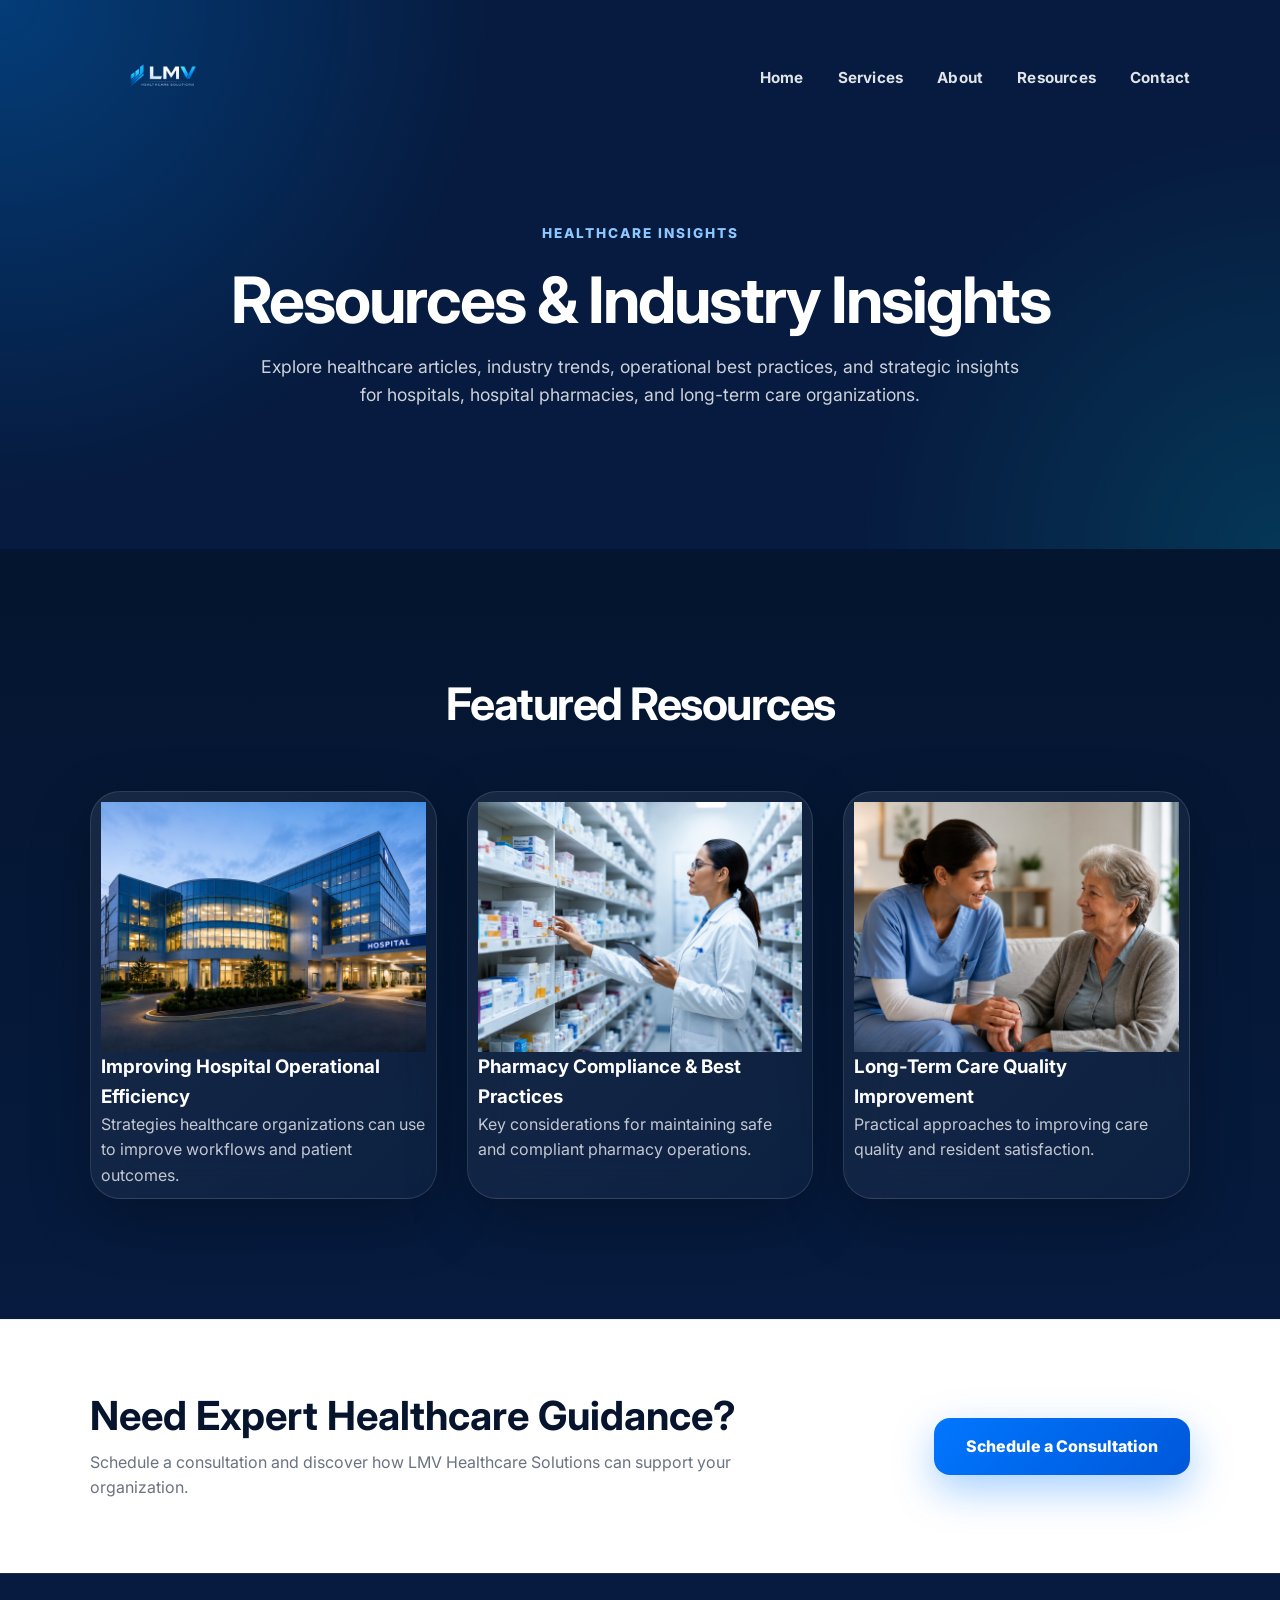
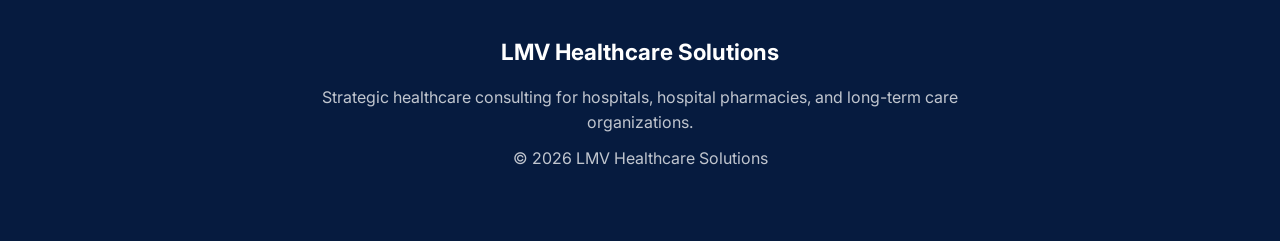
<file: resources.html>
<!DOCTYPE html>
<html lang="en">
<head>
    <meta charset="UTF-8">
    <meta name="viewport" content="width=device-width, initial-scale=1.0">
    <title>Resources | LMV Healthcare Solutions</title>

    <link rel="stylesheet" href="css/style.css">

    <link rel="preconnect" href="https://fonts.googleapis.com">
    <link rel="preconnect" href="https://fonts.gstatic.com" crossorigin>

    <link href="https://fonts.googleapis.com/css2?family=Inter:wght@300;400;500;600;700;800&display=swap" rel="stylesheet">
</head>
<body>

<header>

<div class="logo">
    <img src="images/logo.png" alt="LMV">
</div>

<nav class="desktop-nav" id="mobileMenu">
    <ul>
        <li><a href="index.html">Home</a></li>
        <li><a href="services.html">Services</a></li>
        <li><a href="about.html">About</a></li>
        <li><a href="resources.html">Resources</a></li>
        <li><a href="contact.html">Contact</a></li>
    </ul>
</nav>

<div class="menu-toggle" onclick="toggleMenu()">☰</div>

</header>

<section class="about-hero">

    <div class="container">

        <span class="section-tag">
            HEALTHCARE INSIGHTS
        </span>

        <h1>
            Resources & Industry Insights
        </h1>

        <p>
            Explore healthcare articles, industry trends,
            operational best practices, and strategic insights
            for hospitals, hospital pharmacies, and long-term care organizations.
        </p>

    </div>

</section>

<section class="services">

    <h2>Featured Resources</h2>

    <div class="service-grid">

        <div class="service-card">

            <img src="images/hospital-health-systems.PNG" alt="Resource">

            <h3>
                Improving Hospital Operational Efficiency
            </h3>

            <p>
                Strategies healthcare organizations can use
                to improve workflows and patient outcomes.
            </p>

        </div>

        <div class="service-card">

            <img src="images/hospital-pharmacy.PNG" alt="Resource">

            <h3>
                Pharmacy Compliance & Best Practices
            </h3>

            <p>
                Key considerations for maintaining safe
                and compliant pharmacy operations.
            </p>

        </div>

        <div class="service-card">

            <img src="images/long-term-care.PNG" alt="Resource">

            <h3>
                Long-Term Care Quality Improvement
            </h3>

            <p>
                Practical approaches to improving care quality
                and resident satisfaction.
            </p>

        </div>

    </div>

</section>

<section class="cta">

    <div>

        <h2>
            Need Expert Healthcare Guidance?
        </h2>

        <p>
            Schedule a consultation and discover how LMV Healthcare Solutions
            can support your organization.
        </p>

    </div>

  <a href="consultation.html" class="btn-light">
    Schedule a Consultation
</a>
</section>

<footer>

    <h3>LMV Healthcare Solutions</h3>

    <p>
        Strategic healthcare consulting for hospitals,
        hospital pharmacies, and long-term care organizations.
    </p>

    <p>
        © 2026 LMV Healthcare Solutions
    </p>

</footer>

    <script src="js/script.js"></script>

</body>
</html>
</file>
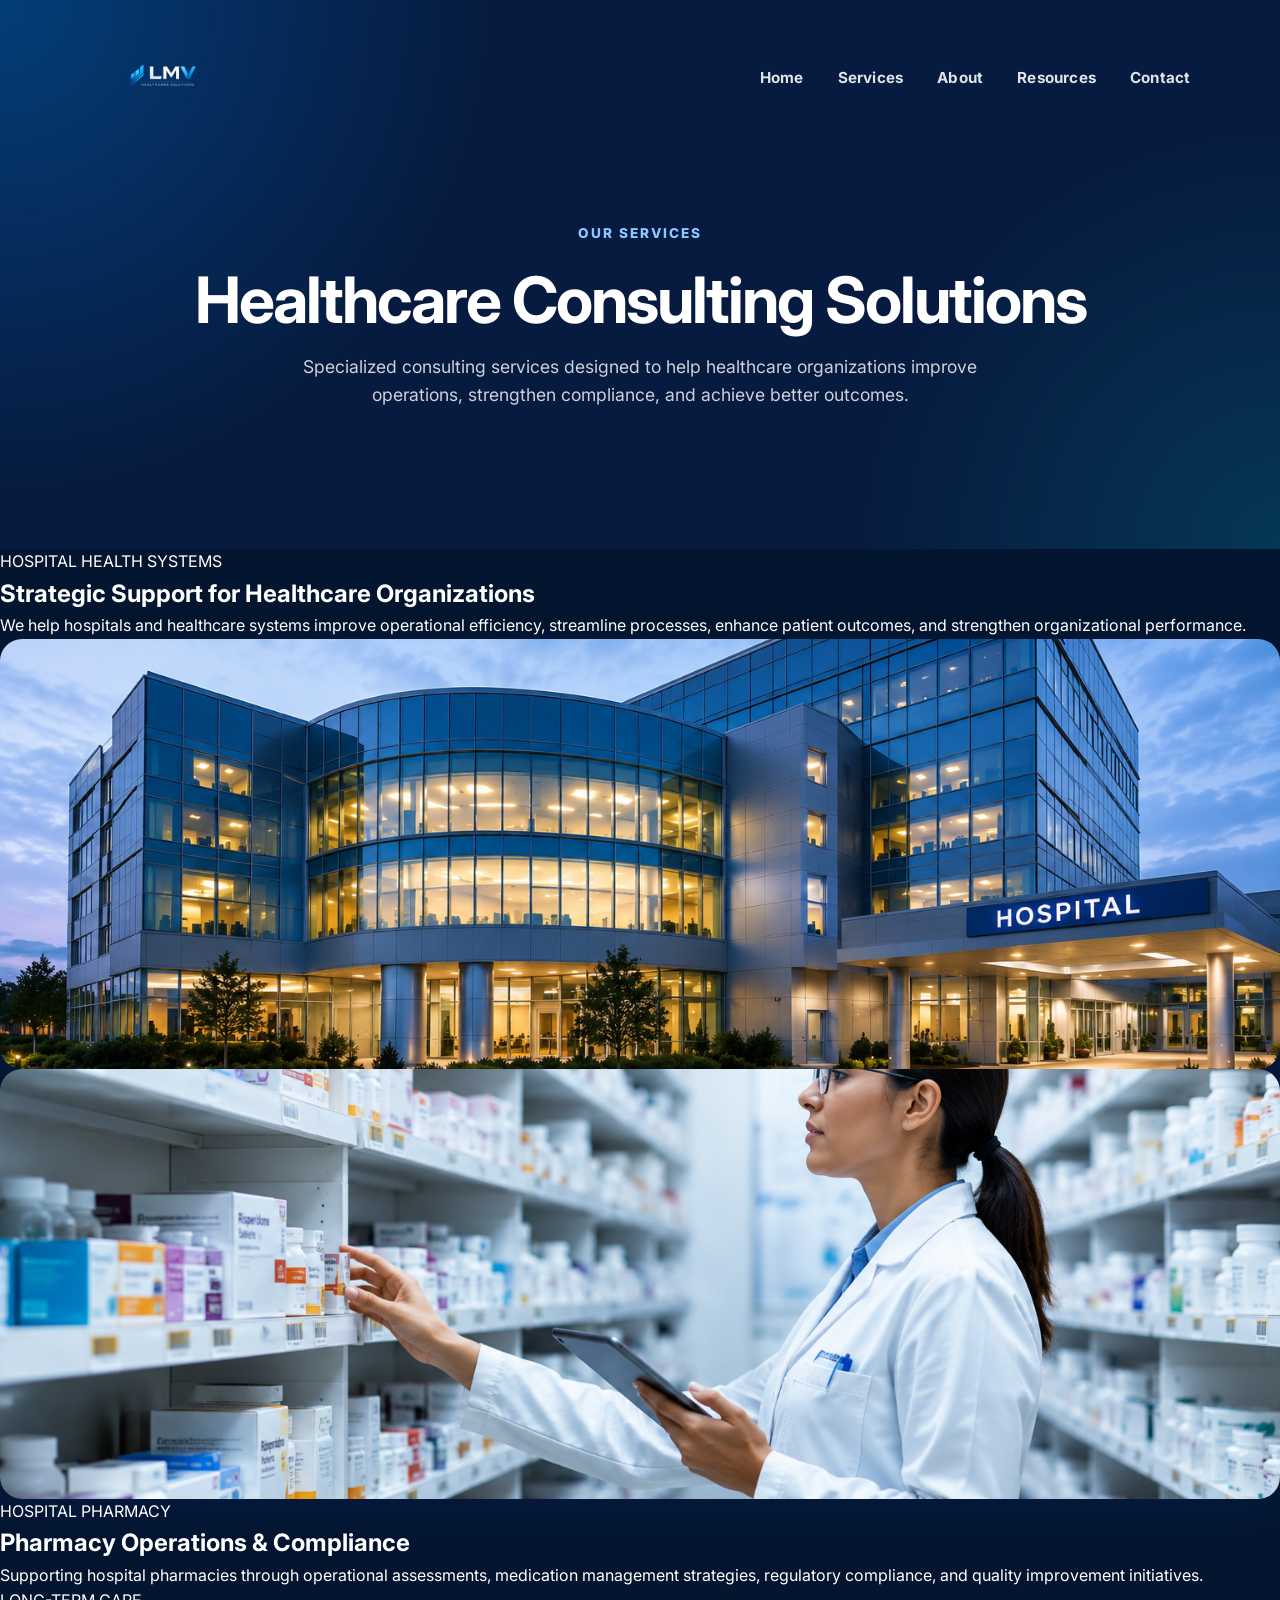
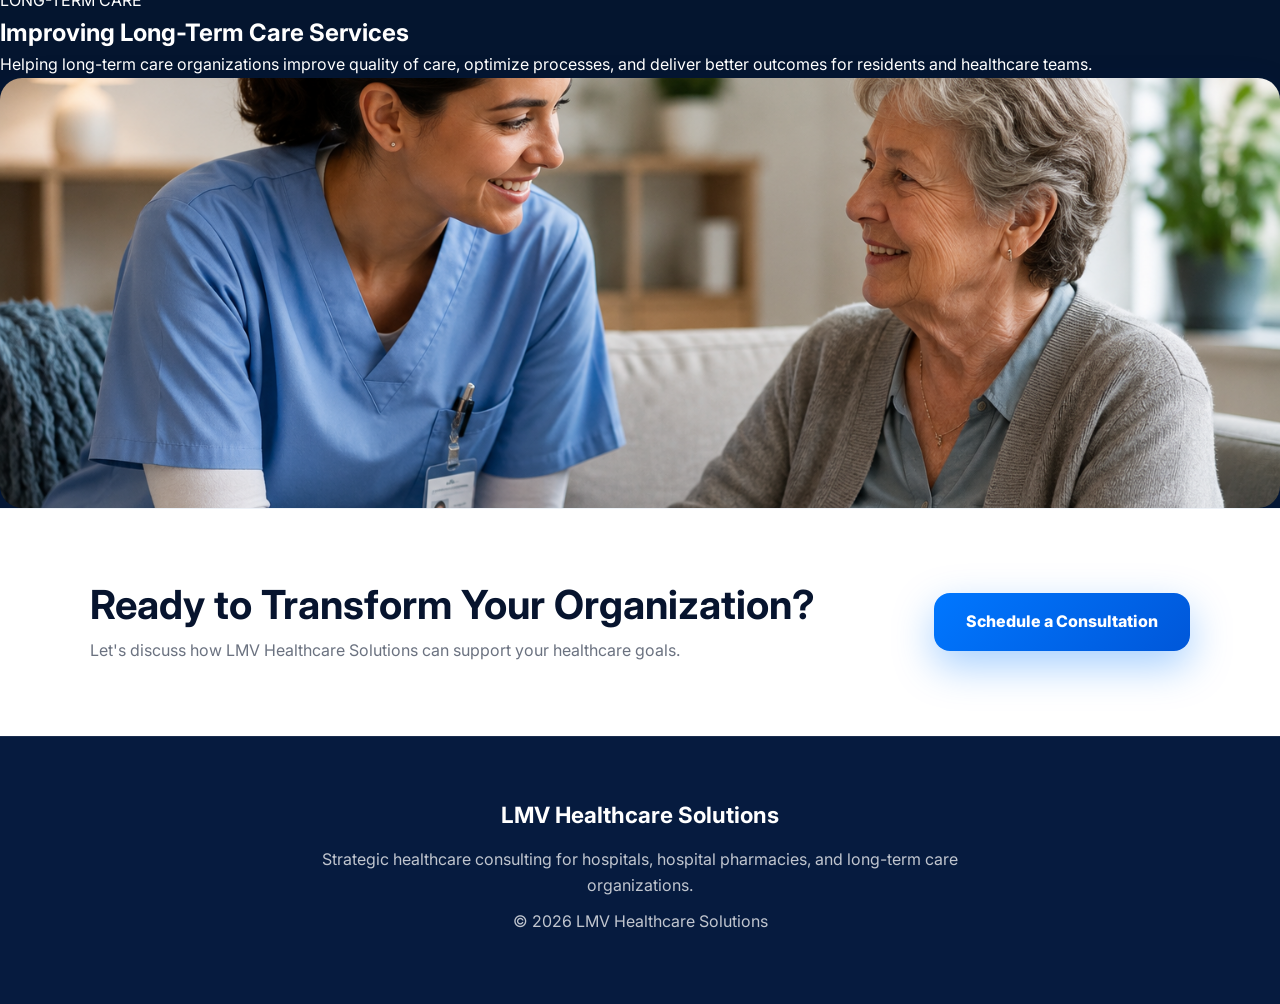
<file: services.html>
<!DOCTYPE html>
<html lang="en">
<head>
    <meta charset="UTF-8">
    <meta name="viewport" content="width=device-width, initial-scale=1.0">
    <title>Services | LMV Healthcare Solutions</title>

    <link rel="stylesheet" href="css/style.css">

    <link rel="preconnect" href="https://fonts.googleapis.com">
    <link rel="preconnect" href="https://fonts.gstatic.com" crossorigin>

    <link href="https://fonts.googleapis.com/css2?family=Inter:wght@300;400;500;600;700;800&display=swap" rel="stylesheet">
</head>
<body>

<header>

<div class="logo">
    <img src="images/logo.png" alt="LMV">
</div>

<nav class="desktop-nav" id="mobileMenu">
    <ul>
        <li><a href="index.html">Home</a></li>
        <li><a href="services.html">Services</a></li>
        <li><a href="about.html">About</a></li>
        <li><a href="resources.html">Resources</a></li>
        <li><a href="contact.html">Contact</a></li>
    </ul>
</nav>

<div class="menu-toggle" onclick="toggleMenu()">☰</div>

</header>
<!-- HERO -->

<section class="about-hero">

    <div class="container">

        <span class="section-tag">
            OUR SERVICES
        </span>

        <h1>
            Healthcare Consulting Solutions
        </h1>

        <p>
            Specialized consulting services designed to help
            healthcare organizations improve operations,
            strengthen compliance, and achieve better outcomes.
        </p>

    </div>

</section>

<!-- SERVICE 1 -->

<section class="why-lmv">

    <div class="why-content">

        <span>HOSPITAL HEALTH SYSTEMS</span>

        <h2>
            Strategic Support for Healthcare Organizations
        </h2>

        <p>
            We help hospitals and healthcare systems improve
            operational efficiency, streamline processes,
            enhance patient outcomes, and strengthen
            organizational performance.
        </p>

    </div>

    <div class="why-image">
        <img src="images/hospital-health-systems.PNG" alt="Hospital Health Systems">
    </div>

</section>

<!-- SERVICE 2 -->

<section class="why-lmv">

    <div class="why-image">
        <img src="images/hospital-pharmacy.PNG" alt="Hospital Pharmacy">
    </div>

    <div class="why-content">

        <span>HOSPITAL PHARMACY</span>

        <h2>
            Pharmacy Operations & Compliance
        </h2>

        <p>
            Supporting hospital pharmacies through
            operational assessments, medication management
            strategies, regulatory compliance, and quality
            improvement initiatives.
        </p>

    </div>

</section>

<!-- SERVICE 3 -->

<section class="why-lmv">

    <div class="why-content">

        <span>LONG-TERM CARE</span>

        <h2>
            Improving Long-Term Care Services
        </h2>

        <p>
            Helping long-term care organizations improve
            quality of care, optimize processes, and deliver
            better outcomes for residents and healthcare teams.
        </p>

    </div>

    <div class="why-image">
        <img src="images/long-term-care.PNG" alt="Long-Term Care">
    </div>

</section>

<!-- CTA -->

<section class="cta">

    <div>

        <h2>
            Ready to Transform Your Organization?
        </h2>

        <p>
            Let's discuss how LMV Healthcare Solutions
            can support your healthcare goals.
        </p>

    </div>

    <a href="consultation.html" class="btn-light">
    Schedule a Consultation
</a>
</section>

<!-- FOOTER -->

<footer>

    <h3>LMV Healthcare Solutions</h3>

    <p>
        Strategic healthcare consulting for hospitals,
        hospital pharmacies, and long-term care organizations.
    </p>

    <p>
        © 2026 LMV Healthcare Solutions
    </p>

</footer>

    <script src="js/script.js"></script>

</body>
</html>
</file>
<file: css/style.css>
/* =========================
   RESET & GLOBAL
========================= */

* {
    margin: 0;
    padding: 0;
    box-sizing: border-box;
}

html {
    scroll-behavior: smooth;
}

body {
    font-family: 'Inter', sans-serif;
    background: #04152f;
    color: #ffffff;
    line-height: 1.6;
}
img {
    width: 100%;
    display: block;
}

a {
    text-decoration: none;
}

section {
    width: 100%;
}


/* =========================
   HEADER
========================= */

header {
    position: absolute;
    top: 0;
    left: 0;
    width: 100%;
    transform: none;

    display: flex;
    justify-content: space-between;
    align-items: center;

    padding: 28px 7%;
    background: transparent;
    border: none;
    box-shadow: none;
    backdrop-filter: none;

    z-index: 999;
}

.logo img {
    width: 150px;
    height: auto;
    display: block;
    filter: none;
}

.desktop-nav ul {
    display: flex;
    align-items: center;
    list-style: none;
    gap: 34px;
}

.desktop-nav a {
    color: rgba(255,255,255,.88);
    font-weight: 700;
    font-size: .95rem;
    letter-spacing: .2px;
    transition: .3s ease;
}

.desktop-nav a:hover {
    color: #8cc7ff;
}

.menu-toggle {
    display: none;
    color: white;
    font-size: 2rem;
    cursor: pointer;
}
/* =========================
   BUTTONS
========================= */

.btn-primary,
.contact button {
    display: inline-flex;
    align-items: center;
    justify-content: center;

    padding: 15px 30px;

    background: linear-gradient(
        135deg,
        #0077ff 0%,
        #0057d9 50%,
        #003ea8 100%
    );

    color: white;

    border-radius: 14px;

    font-weight: 800;

    border: 1px solid rgba(255,255,255,0.25);

    transition: 0.3s ease;

    box-shadow:
        0 12px 30px rgba(0,87,217,0.35);
}

.btn-primary:hover,
.contact button:hover {
    transform: translateY(-3px);

    box-shadow:
        0 0 18px rgba(0,119,255,0.4),
        0 18px 40px rgba(0,87,217,0.4);
}

.btn-light {
    display: inline-flex;
    align-items: center;
    justify-content: center;

    padding: 16px 32px;

    background: rgba(255,255,255,0.95);
    color: #0d5bd7;

    border-radius: 16px;

    font-weight: 800;

    border: 1px solid rgba(255,255,255,0.9);

    box-shadow:
        0 12px 30px rgba(255,255,255,0.20),
        0 0 0 1px rgba(255,255,255,0.15);

    transition: all .3s ease;
}

.btn-light:hover {
    transform: translateY(-3px);

    background: #ffffff;

    box-shadow:
        0 0 25px rgba(255,255,255,0.55),
        0 18px 40px rgba(255,255,255,0.25);
}

/* =========================
   HERO
========================= */




.hero{

display:grid;
grid-template-columns:1.1fr .9fr;
align-items:center;
gap:70px;

padding:180px 7% 120px;

background:
radial-gradient(
circle at top right,
rgba(0,140,255,.25),
transparent 30%
),

radial-gradient(
circle at bottom left,
rgba(0,255,255,.15),
transparent 25%
),

#061b3f;

overflow:hidden;
position:relative;

}


.hero-content span {
    color: #8cc7ff;
    font-size: 0.85rem;
    font-weight: 800;
    letter-spacing: 2px;
    text-transform: uppercase;
}

.hero-content h1{
font-size:5rem;
line-height:1.08;
font-weight:800;
color:white;
letter-spacing:-2px;
margin:25px 0;
max-width:700px;
}

.hero-content p{
font-size:1.15rem;
line-height:1.9;
color:rgba(255,255,255,.75);
max-width:600px;
margin-bottom:40px;
}

.hero-image img{
height:620px;
object-fit:cover;

border-radius:35px;

box-shadow:
0 40px 100px rgba(0,80,200,.18);

}


/* WHO WE SERVE */

.who-we-serve{
padding:120px 7%;
display:grid;
grid-template-columns:.9fr 1.1fr;
gap:50px;
align-items:center;
background:linear-gradient(180deg,#061b3f,#04152f);
}

.who-left span{
color:#a7d8ff;
font-weight:700;
letter-spacing:2px;
}

.who-left h2{
font-size:3rem;
line-height:1.1;
color:white;
margin-top:20px;
}

.who-grid{
display:grid;
grid-template-columns:repeat(3,1fr);
gap:25px;
}

.who-card{
background:rgba(255,255,255,.06);
padding:35px;
border-radius:22px;

border:1px solid rgba(255,255,255,.12);

backdrop-filter:blur(16px);

box-shadow:0 15px 40px rgba(0,0,0,.20);
}



.who-card h3{
margin-bottom:15px;
color:white;
}

.who-card p{
color:#6b7280;
}

/* STRATEGIC */

.strategic-section{
padding:120px 7%;
background:linear-gradient(180deg,#04152f,#061b3f);
}

.strategic-content{
display:grid;
grid-template-columns:1fr 1fr;
align-items:center;
gap:60px;
}

.strategic-text h2{
font-size:3rem;
line-height:1.1;
margin:20px 0;
}

.strategic-image img{
height:520px;
object-fit:cover;
border-radius:30px;
}

/* EXPERTISE */

.expertise-dark{
padding:120px 7%;
background:linear-gradient(
135deg,
#041f4d,
#083b91
);
text-align:center;
}

.expertise-dark span{
color:#8cc7ff;
letter-spacing:2px;
}

.expertise-dark h2{
color:white;
font-size:3rem;
margin:20px 0 60px;
}

.expertise-dark-grid{
display:grid;
grid-template-columns:repeat(4,1fr);
gap:25px;
}

.expertise-dark-card{
background:rgba(255,255,255,.08);
backdrop-filter:blur(12px);
padding:35px;
border-radius:22px;
border:1px solid rgba(255,255,255,.12);
text-align:left;
}

.expertise-dark-card h3{
color:white;
margin-bottom:15px;
}

.expertise-dark-card p{
color:rgba(255,255,255,.75);
}


/* =========================
   SERVICES
========================= */

.services{
padding:120px 7%;

background:
linear-gradient(
180deg,
#04152f,
#061b3f
);
}

.services h2 {
    text-align: center;

    font-size: 2.8rem;

    color:white;

    margin-bottom: 50px;

    letter-spacing: -1.5px;
}

.service-grid {
    display: grid;
    grid-template-columns: repeat(3, 1fr);

    gap: 30px;
}

.service-card{

background:
linear-gradient(
135deg,
rgba(255,255,255,.08),
rgba(255,255,255,.03)
);

backdrop-filter:blur(20px);

border:
1px solid rgba(255,255,255,.12);

padding:10px;

border-radius:30px;

overflow:hidden;

box-shadow:
0 20px 60px rgba(0,0,0,.25);

transition:.4s;

}

.service-card h3{
color:white;
}

.service-card p{
color:rgba(255,255,255,.75);
}

.service-card:hover{
transform:translateY(-12px);

box-shadow:
0 30px 80px rgba(0,119,255,.15);
}

.service-card img {
    height: 250px;
    object-fit: cover;
}


.service-card .btn-primary {
    margin: 0 26px 26px;
}


.why-image img,
.about-image img,
.leadership-image img {
    border-radius: 22px;
    height: 430px;
    object-fit: cover;
    box-shadow: 0 18px 45px rgba(13, 59, 142, 0.14);
}


/* =========================
   ABOUT / RESOURCES PAGES
========================= */

.container {
    width: 86%;
    max-width: 1180px;
    margin: 0 auto;
}

.about-hero {

    padding: 220px 7% 140px;

    text-align: center;

    background:
        radial-gradient(
            circle at top left,
            rgba(0,140,255,.30),
            transparent 35%
        ),
        radial-gradient(
            circle at bottom right,
            rgba(0,255,255,.12),
            transparent 30%
        ),
        #061b3f;

}

.about-hero .section-tag {

    color: #8cc7ff;

    font-size: 0.85rem;

    font-weight: 800;

    letter-spacing: 2px;

    text-transform: uppercase;

}

.about-hero h1 {

    max-width: 900px;

    margin: 20px auto;

    font-size: 4rem;

    line-height: 1.05;

    color: white;

    letter-spacing: -2px;

}

.about-hero p {

    max-width: 760px;

    margin: 0 auto;

    font-size: 1.1rem;

    color: rgba(255,255,255,0.80);

}

.about-section,
.mission-section,
.expertise-section,
.leadership-section {
    padding: 90px 7%;
}

.about-content,
.leadership-content {
    display: grid;
    grid-template-columns: 1fr 1fr;
    gap: 55px;
    align-items: center;
}

.about-text h2 { 
   color:#8cc7ff;
}

.mission-section h2 {
color:#07142e;
}

.expertise-section h2 {
 color:white;
}

.leadership-text h2 {
    font-size: 2.5rem;
    color:white;
    margin-bottom: 20px;
    letter-spacing: -1px;
}

.about-text p {
color:white;
}

.mission-section p {
    color:#4b5563;
    font-size: 1.03rem;
    margin-bottom: 16px;
}

.leadership-text p {
    color:white;
    font-size: 1.03rem;
    margin-bottom: 16px;
}

.contact-text h2{
    font-size:2.5rem;
    color:#8cc7ff;
    margin-bottom:20px;
    letter-spacing:-1px;
}

.contact-text p{
    color:white;
    font-size:1.03rem;
    margin-bottom:16px;
}

.mission-section {
    background: #f6f8fc;
    text-align: center;
}

.mission-section p {
    max-width: 850px;
    margin: 0 auto;
}

.expertise-section{

padding:130px 7%;

background:
linear-gradient(
135deg,
#021d53,
#063a92
);

}

.expertise-section h2{

color:white;

text-align:center;

font-size:3rem;

margin-bottom:70px;

}

.expertise-grid {
    display: grid;
    grid-template-columns: repeat(3, 1fr);
    gap: 26px;
}

.expertise-card{

background:
rgba(255,255,255,.08);

backdrop-filter:
blur(20px);

border:
1px solid rgba(255,255,255,.12);

padding:35px;

border-radius:25px;

transition:.35s;

}

.expertise-card h3{
color:white;
}

.expertise-card p{
color:rgba(255,255,255,.75);
}

.expertise-card:hover{

transform:translateY(-8px);

box-shadow:
0 0 40px rgba(0,140,255,.25);

}

/* =========================
   CTA
========================= */

.cta{

background:#ffffff;

padding:72px 7%;

display:flex;

justify-content:space-between;

align-items:center;

gap:35px;

border-top:1px solid #edf2f8;

}

.cta h2{

color:#07142e;

font-size:2.5rem;

line-height:1.18;

margin-bottom:10px;

}

.cta p{

color:#6b7280;

max-width:650px;

}

.cta .btn-light{

background:
linear-gradient(
135deg,
#0077ff,
#0057d9
);

color:white;

border:none;

box-shadow:
0 15px 40px rgba(0,119,255,.35);

}

/* =========================
   CONTACT
========================= */

.contact {
    padding: 90px 7%;
    background: #ffffff;
}

.contact h2 {
    text-align: center;
    margin-bottom: 38px;
    font-size: 2.8rem;
    color: #0f1d40;
    letter-spacing: -1px;
}

.contact form {
    max-width: 720px;
    margin: 0 auto;
    background: #f8fafc;
    padding: 34px;
    border-radius: 22px;
    border: 1px solid #edf1f7;
}

.contact input,
.contact textarea {
    width: 100%;
    padding: 16px 18px;
    margin-bottom: 18px;
    border: 1px solid #dbe3ef;
    border-radius: 12px;
    font-family: inherit;
    font-size: 1rem;
    outline: none;
}

.contact textarea {
    min-height: 140px;
    resize: vertical;
}

.contact input:focus,
.contact textarea:focus {
    border-color: #0d5bd7;
}

.contact button {
    width: 100%;
    padding: 16px;
    border: none;
    background: #0d5bd7;
    color: #ffffff;
    border-radius: 12px;
    font-weight: 800;
    font-size: 1rem;
    cursor: pointer;
    transition: 0.3s ease;
}

.contact button:hover {
    background: #0846aa;
}

/* =========================
   FOOTER
========================= */

footer {

    background: #061b3f;

    border-top: 1px solid rgba(255,255,255,.08);

    padding: 60px 7%;

    text-align: center;

    color: white;

}

footer h3 {

    color: white;

    margin-bottom: 15px;

    font-size: 1.4rem;

}

footer p {

    color: rgba(255,255,255,0.75);

    max-width: 700px;

    margin: 10px auto;

}

/* =========================
   RESPONSIVE
========================= */

@media (max-width: 1024px) {

    .hero,
    .who-we-serve,
    .strategic-content,
    .why-lmv,
    .about-content,
    .leadership-content {
        grid-template-columns: 1fr;
        text-align: center;
    }

    .hero {
        padding: 150px 5% 90px;
        gap: 45px;
    }

    .hero-content p {
        margin: 0 auto 40px;
    }

    .hero-image img {
        height: 420px;
    }

    .service-grid,
    .expertise-grid {
        grid-template-columns: 1fr;
    }

    .expertise-dark-grid {
        grid-template-columns: 1fr 1fr;
    }

    .features {
        grid-template-columns: 1fr 1fr;
    }

    .cta {
        flex-direction: column;
        text-align: center;
    }
}

@media (max-width: 768px) {

    header {
        position: absolute;
        top: 0;
        left: 0;
        width: 100%;

        display: flex;
        justify-content: space-between;
        align-items: center;

        padding: 20px 20px;
        min-height: 80px;
    }

    .logo img {
        width: 170px;
        height: auto;
    }

    .desktop-nav {
        display: none;
        position: absolute;
        top: 80px;
        right: 20px;

        width: 230px;

        background: #061b3f;
        border: 1px solid rgba(255,255,255,.12);
        border-radius: 18px;

        padding: 20px;
        z-index: 9999;
    }

    .desktop-nav.active {
        display: block;
    }

    .desktop-nav ul {
        display: flex;
        flex-direction: column;
        align-items: flex-start;
        gap: 18px;
    }

    .menu-toggle {
        display: flex;
        align-items: center;
        justify-content: center;

        color: white;
        font-size: 2.4rem;
        line-height: 1;

        cursor: pointer;

        transform: translateY(-3px);
    }

    .hero {
        grid-template-columns: 1fr;
        padding: 170px 20px 80px;
        text-align: center;
        gap: 35px;
    }

    .hero-content h1 {
        font-size: 2.4rem;
        line-height: 1.1;
        letter-spacing: -1px;
    }

    .hero-content p {
        font-size: 1rem;
    }

    .hero-content .btn-primary {
        margin-bottom: 45px;
    }

    .hero-image img {
        height: 260px;
        border-radius: 20px;
    }

    .who-we-serve,
    .strategic-section,
    .expertise-dark,
    .services,
    .why-lmv,
    .contact,
    .about-section,
    .mission-section,
    .expertise-section,
    .leadership-section {
        padding: 70px 20px;
    }

    .who-left h2,
    .strategic-text h2,
    .expertise-dark h2,
    .services h2,
    .why-content h2,
    .contact h2,
    .about-hero h1 {
        font-size: 2rem;
    }

    .who-grid,
    .expertise-dark-grid {
        grid-template-columns: 1fr;
    }

    .strategic-image img,
    .why-image img,
    .about-image img,
    .leadership-image img {
        height: 300px;
    }

    .cta {
        padding: 55px 20px;
    }

    .cta h2 {
        font-size: 2rem;
    }

    .contact form {
        padding: 24px;
    }
}

@media (max-width: 480px) {

    .hero-content h1 {
        font-size: 2rem;
    }

    .btn-primary,
    .btn-light {
        width: auto;
        max-width: 100%;
        text-align: center;
    }

    .service-card img {
        height: 220px;
    }

    .who-left h2,
    .strategic-text h2,
    .expertise-dark h2 {
        font-size: 1.8rem;
    }
}


/* =========================
   CONSULTATION PAGE
========================= */

.consultation-page {
    background: #061b3f;
}

.consultation-hero {
    position: relative;
    min-height: 78vh;
    padding: 110px 7%;
    display: flex;
    align-items: center;
    background:
        linear-gradient(120deg, rgba(4, 31, 77, 0.92), rgba(13, 91, 215, 0.55)),
        url("images/hero-hospital.PNG") center/cover no-repeat;
    overflow: hidden;
}

.consultation-hero::before {
    content: "";
    position: absolute;
    width: 420px;
    height: 420px;
    right: -120px;
    top: 80px;
    background: radial-gradient(circle, rgba(47, 155, 255, 0.45), transparent 70%);
    filter: blur(10px);
}

.consultation-content {
    position: relative;
    z-index: 2;
    max-width: 1050px;
}

.consultation-content h1 {
    max-width: 760px;
    margin: 20px 0;
    font-size: 4rem;
    line-height: 1.05;
    color: #ffffff;
    letter-spacing: -2px;
}

.consultation-content p {
    max-width: 690px;
    color: rgba(255, 255, 255, 0.86);
    font-size: 1.1rem;
}

.consultation-glass-grid {
    margin-top: 45px;
    display: grid;
    grid-template-columns: repeat(3, 1fr);
    gap: 22px;
}

.glass-card {
    padding: 28px;
    border-radius: 24px;
    background: rgba(255, 255, 255, 0.13);
    border: 1px solid rgba(255, 255, 255, 0.28);
    backdrop-filter: blur(18px);
    box-shadow:
        0 20px 50px rgba(0, 0, 0, 0.25),
        inset 0 1px 0 rgba(255, 255, 255, 0.28);
}

.glass-card h3 {
    color: #ffffff;
    margin-bottom: 10px;
    font-size: 1.25rem;
}

.glass-card p {
    color: rgba(255, 255, 255, 0.78);
    font-size: 0.95rem;
}

.consultation-form-section {
    padding: 90px 7%;
    background:
        radial-gradient(circle at top left, rgba(0, 119, 255, 0.18), transparent 34%),
        linear-gradient(180deg, #061b3f 0%, #ffffff 100%);
}

.consultation-form-wrapper {
    max-width: 950px;
    margin: 0 auto;
    padding: 42px;
    border-radius: 30px;
    background: rgba(255, 255, 255, 0.72);
    border: 1px solid rgba(255, 255, 255, 0.75);
    backdrop-filter: blur(22px);
    box-shadow:
        0 25px 70px rgba(0, 37, 96, 0.22),
        inset 0 1px 0 rgba(255, 255, 255, 0.9);
}

.form-intro {
    text-align: center;
    margin-bottom: 35px;
}

.form-intro h2 {
    font-size: 2.7rem;
    color: #0f1d40;
    margin: 14px 0;
    letter-spacing: -1px;
}

.form-intro p {
    color: #4b5563;
    max-width: 680px;
    margin: 0 auto;
}

.premium-form {
    display: flex;
    flex-direction: column;
    gap: 18px;
}

.form-row {
    display: grid;
    grid-template-columns: 1fr 1fr;
    gap: 18px;
}

.premium-form input,
.premium-form select,
.premium-form textarea {
    width: 100%;
    padding: 17px 18px;
    border-radius: 14px;
    border: 1px solid rgba(13, 91, 215, 0.18);
    background: rgba(255, 255, 255, 0.85);
    font-family: inherit;
    font-size: 1rem;
    outline: none;
}

.premium-form textarea {
    min-height: 150px;
    resize: vertical;
}

.premium-form input:focus,
.premium-form select:focus,
.premium-form textarea:focus {
    border-color: #0d5bd7;
    box-shadow: 0 0 0 4px rgba(13, 91, 215, 0.12);
}

.premium-form button {
    margin-top: 6px;
    padding: 17px;
    border: none;
    border-radius: 16px;
    background: linear-gradient(135deg, #0077ff 0%, #0057d9 45%, #003ea8 100%);
    color: #ffffff;
    font-weight: 900;
    font-size: 1rem;
    cursor: pointer;
    box-shadow:
        0 16px 36px rgba(0, 87, 217, 0.38),
        inset 0 1px 0 rgba(255, 255, 255, 0.4);
    transition: 0.3s ease;
}

.premium-form button:hover {
    transform: translateY(-3px);
    box-shadow:
        0 0 22px rgba(0, 119, 255, 0.45),
        0 22px 45px rgba(0, 87, 217, 0.45);
}

@media (max-width: 900px) {
    .consultation-content h1 {
        font-size: 3rem;
    }

    .consultation-glass-grid,
    .form-row {
        grid-template-columns: 1fr;
    }
}

@media (max-width: 520px) {
    .consultation-hero {
        padding: 80px 20px;
    }

    .consultation-content h1 {
        font-size: 2.25rem;
    }

    .consultation-form-section {
        padding: 60px 20px;
    }

    .consultation-form-wrapper {
        padding: 26px;
    }

    .form-intro h2 {
        font-size: 2rem;
    }
}
@media (max-width: 768px) {

    .about-hero {
        padding: 160px 20px 90px;
    }

    .about-hero h1 {
        font-size: 2.5rem;
    }

}
</file>
